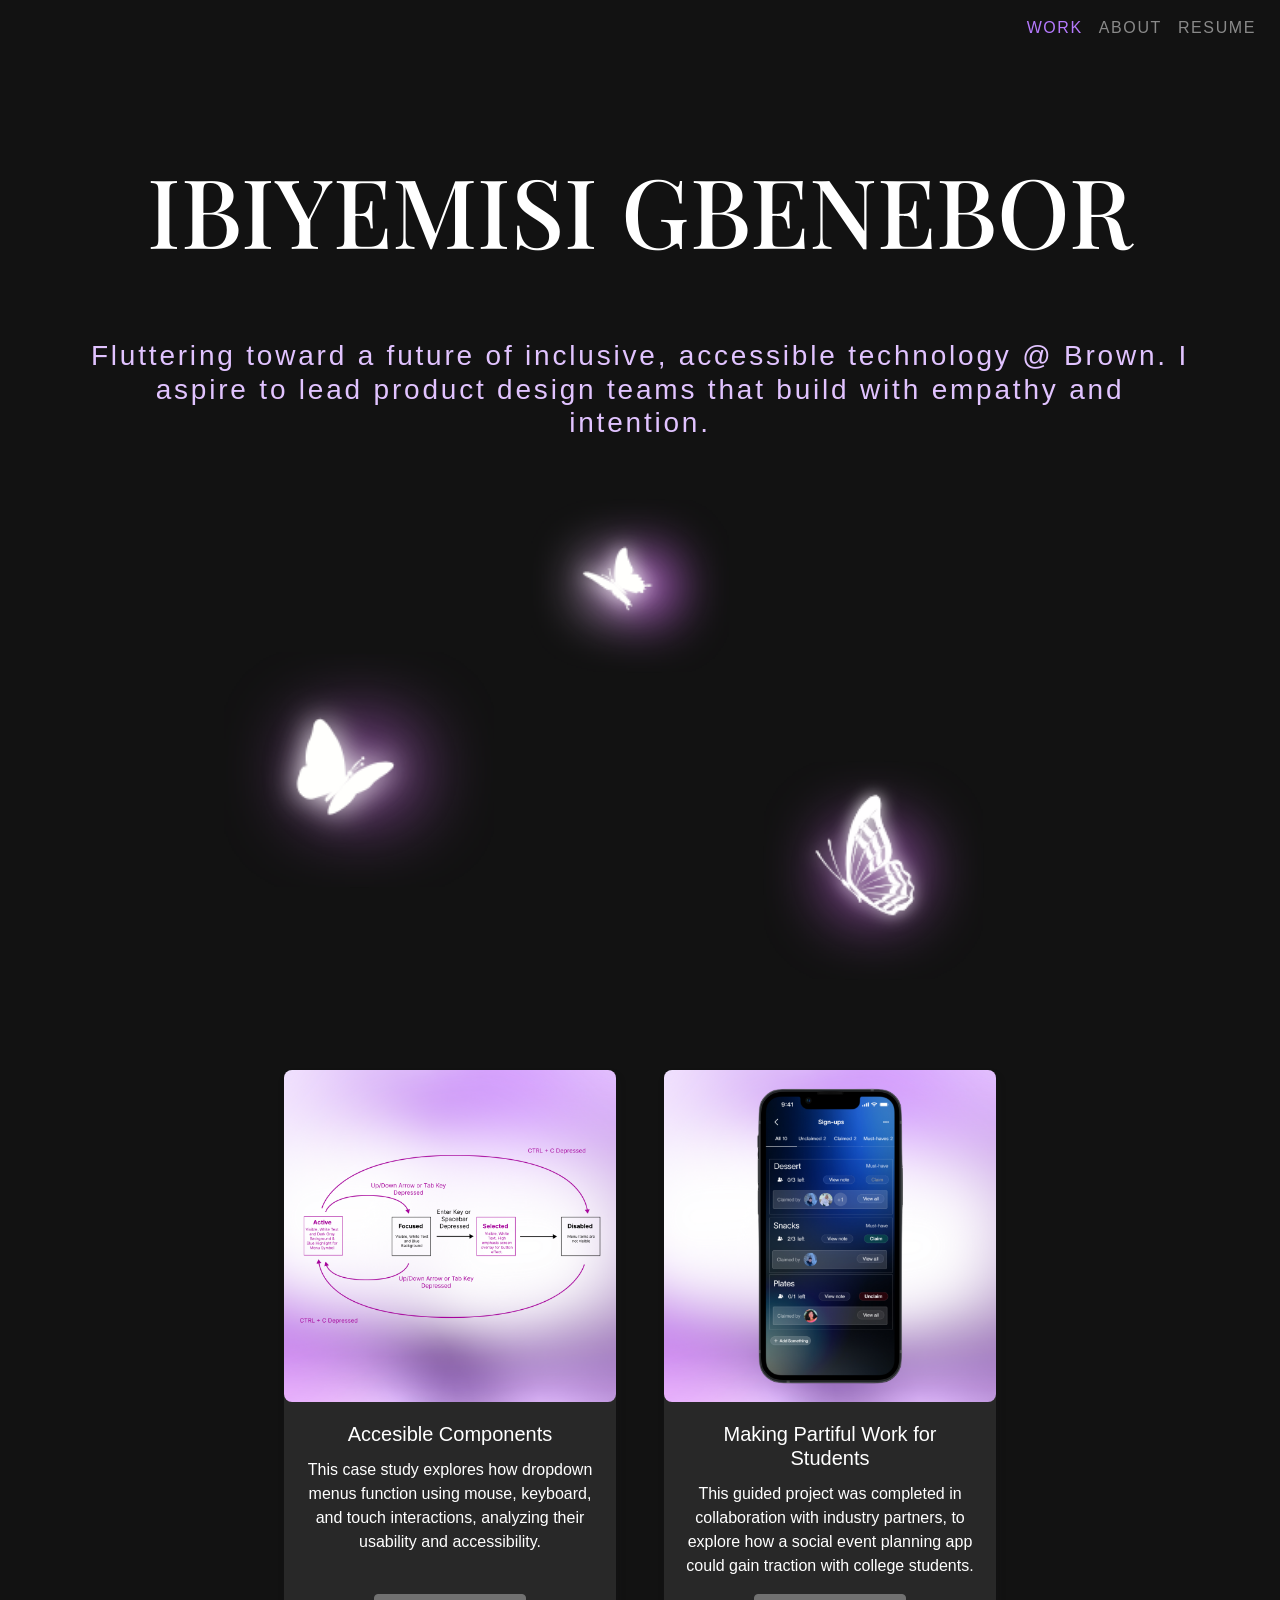
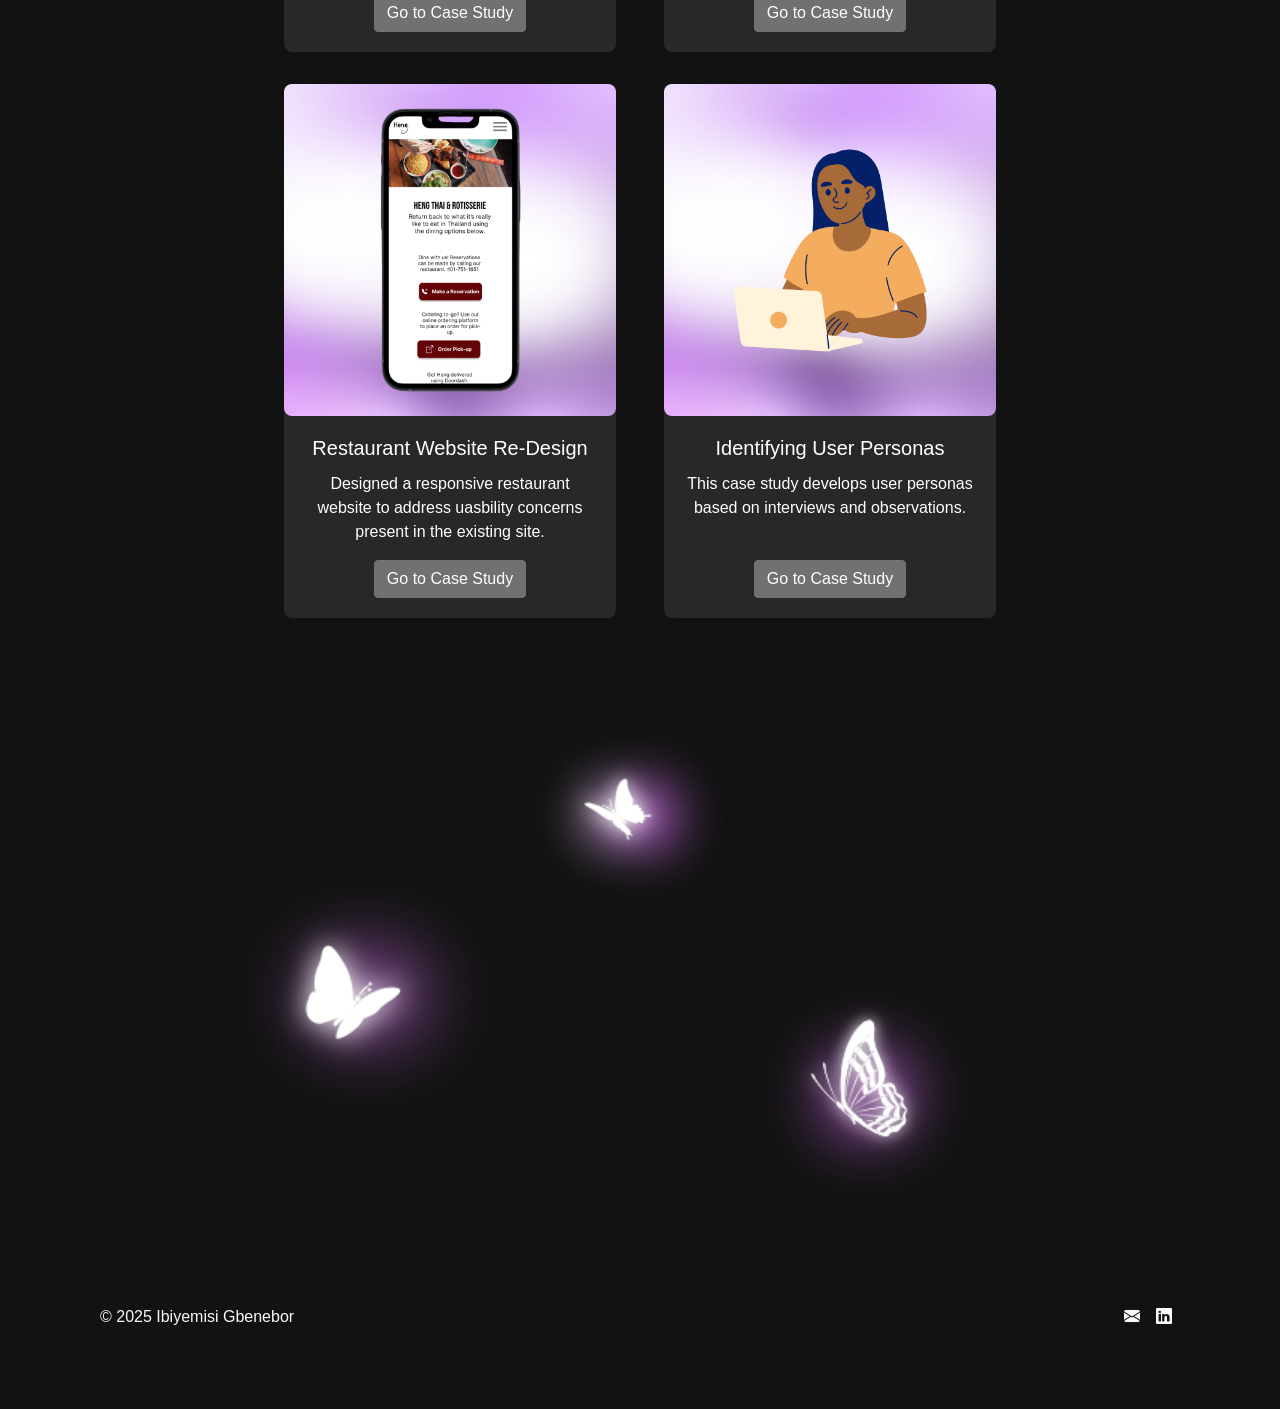
<file: index.html>
<!DOCTYPE html>
<html lang="en">

<head>
  <!-- Required meta tags -->
  <meta charset="utf-8" />
  <meta name="viewport" content="width=device-width, initial-scale=1, shrink-to-fit=no" />

  <!-- Bootstrap CSS -->
  <link rel="stylesheet" href="https://cdn.jsdelivr.net/npm/bootstrap@4.3.1/dist/css/bootstrap.min.css"
    integrity="sha384-ggOyR0iXCbMQv3Xipma34MD+dH/1fQ784/j6cY/iJTQUOhcWr7x9JvoRxT2MZw1T" crossorigin="anonymous" />
  <link rel="stylesheet" href="https://cdn.jsdelivr.net/npm/bootstrap-icons@1.11.3/font/bootstrap-icons.min.css" />

  <!-- Custom CSS-->
  <link rel="stylesheet" href="./css/home.css" />
  <link rel="icon" type="image/png" href="./images/personal-logos/portfolio-favicon.png"/>
  <title>Ibiyemisi Gbenebor</title>
</head>

<body class="dark-content">
  <!-- Navbar START -->
  <nav class="navbar navbar-expand-lg navbar-dark" style="background-color: #121212;">

    <button class="navbar-toggler" type="button" data-toggle="collapse" data-target="#navbarText" aria-controls="navbarText" aria-expanded="false" aria-label="Toggle navigation">
      <span class="navbar-toggler-icon"></span>
    </button>

    <div class="collapse navbar-collapse align-items-end font-open-sans-light" id="navbarText">
      <ul class="navbar-nav ml-auto">
        <li class="nav-item">
          <a class="nav-link active" href="index.html#projects">WORK</a>
        </li>
        <li class="nav-item">
          <a class="nav-link" href="about-me.html">ABOUT</a>
        </li>
          <li class="nav-item">
            <a class="nav-link" href="./docs/resume.pdf" target="_blank">RESUME</a>
          </li>
      </ul>
    </div>
  </nav>
  <!-- Navbar END -->

  <div class="container">
    <div class="flex-column d-flex justify-content-center align-items-center pt-5">
      <h1 class="pt-5 pb-3 pv-5 text-center hero-text">IBIYEMISI GBENEBOR</h1>
      <h3 class="pt-3 pv-5 text-glow text-center pt-5 font-open-sans-light">Fluttering toward a future of inclusive, accessible technology @ Brown. I aspire to lead product design teams that build with empathy and intention.</h3>
        <img class= "img-fluid hero-img mx-auto d-block" src="./images/personal-logos/butterfly-small.png" alt="glowing butterfly background" />
    </div>
  </div>


  <!-- Card Grid -->
  <div class="container pt-5 " id="projects">
    <div class="row d-felx d-flex justify-content-center" >

      <div class="col-md-4 text-center p-3">
        <div class="cards-wrapper h-100">
          <div class="card h-100 d-flex flex-column">
            <div class="card-img-top-wrapper">
              <img src="./images/personal-logos/accessible-card.png" class="card-img-top" alt="accessible case study">
            </div>
            <div class="card-body flex-grow-1 d-flex flex-column font-open-sans">
              <h5 class="card-title">Accesible Components</h5>
              <p class="card-text">This case study explores how dropdown menus function using mouse,
                keyboard, and touch interactions, analyzing their usability and accessibility.</p>
                <div class="mt-auto">
              <a href="./accessible-case-study.html" class="btn btn-primary">Go to Case Study</a>
              </div>
            </div>
          </div>
        </div>
      </div>

      <div class="col-md-4 text-center p-3">
        <div class="cards-wrapper h-100">
        <div class="card h-100 d-flex flex-column">
          <div class="card-img-top-wrapper">
            <img src="./images/personal-logos/iterative-card.png" class="card-img-top" alt="iterative case study">
          </div>
          <div class="card-body flex-grow-1 d-flex flex-column font-open-sans">
            <h5 class="card-title">Making Partiful Work for Students</h5>
            <p class="card-text">This guided project was completed in collaboration with industry partners,
              to explore how a social event planning app could gain traction with college students.

            </p>
            <div class="mt-auto">
            <a href="./iterative-case-study.html" class="btn btn-primary">Go to Case Study</a>
            </div>
          </div>
        </div>
      </div>
    </div>
    </div>

    <div class="row d-felx d-flex justify-content-center">

      <div class="col-md-4 text-center p-3">
        <div class="cards-wrapper h-100">
          <div class="card h-100 d-flex flex-column">
            <div class="card-img-top-wrapper">
              <img src="./images/personal-logos/responsive-card.png" class="card-img-top"
                alt="phone">
            </div>
            <div class="card-body flex-grow-1 d-flex flex-column font-open-sans">
              <h5 class="card-title">Restaurant Website Re-Design</h5>
              <p class="card-text">Designed a responsive restaurant website to address uasbility concerns present in the existing site.</p>
              <div class="mt-auto">
              <a href="./responsive-case-study.html" class="btn btn-primary">Go to Case Study</a>
              </div>
            </div>
          </div>
        </div>
      </div>

      <div class="col-md-4 text-center p-3">
        <div class="cards-wrapper h-100">
          <div class="card h-100 d-flex flex-column">
            <div class="card-img-top-wrapper">
              <img src="./images/personal-logos/card-gradient.png" class="card-img-top" alt="alds semester log project">
            </div>
            <div class="card-body flex-grow-1 d-flex flex-column font-open-sans">
              <h5 class="card-title">Identifying User Personas</h5>
              <p class="card-text">This case study develops user personas based on interviews and observations.</p>
              <div class="mt-auto">
              <a href="./personas.html" class="btn btn-primary">Go to Case Study</a>
            </div>
            </div>
          </div>
          </div>
        </div>
      </div>

      <!-- More butterflies -->
      <div 
      class="container"
      >
      <div class="flex-column d-flex justify-content-center align-items-center pt-5">
        <img class= "img-fluid hero-img mx-auto d-block" src="./images/personal-logos/butterfly-small.png" alt="glowing butterfly background" />
      </div>
    </div>
      <!-- Footer Start -->
      <footer class="d-flex flex-wrap justify-content-between align-items-center py-5 my-4 dark-content">
        <p class="col-sm-4 mb-0 text-light">© 2025 Ibiyemisi Gbenebor</p>
    
        <ul class="nav col-sm-4 footer-icons">
          <li class="nav-item">
            <a href="mailto:ibiyemisi_gbenebor@brown.edu" class="nav-link px-2 text-light">
              <i class="bi bi-envelope-fill me-2"></i>
            </a>
          </li>
          <li class="nav-item">
            <a href="https://www.linkedin.com/in/ibiyemisi" class="nav-link px-2 text-light" target="_blank">
              <i class="bi bi-linkedin me-2"></i>
            </a>
          </li>
        </ul>
      </footer>

    <!-- Optional JavaScript -->
    <!-- jQuery first, then Popper.js, then Bootstrap JS -->
    <script src="https://cdn.jsdelivr.net/npm/bootstrap@5.3.3/dist/js/bootstrap.bundle.min.js"></script>
    <script src="https://code.jquery.com/jquery-3.3.1.slim.min.js" integrity="sha384-q8i/X+965DzO0rT7abK41JStQIAqVgRVzpbzo5smXKp4YfRvH+8abtTE1Pi6jizo" crossorigin="anonymous"></script>
    <script src="https://cdn.jsdelivr.net/npm/popper.js@1.14.7/dist/umd/popper.min.js" integrity="sha384-UO2eT0CpHqdSJQ6hJty5KVphtPhzWj9WO1clHTMGa3JDZwrnQq4sF86dIHNDz0W1" crossorigin="anonymous"></script>
    <script src="https://cdn.jsdelivr.net/npm/bootstrap@4.3.1/dist/js/bootstrap.min.js" integrity="sha384-JjSmVgyd0p3pXB1rRibZUAYoIIy6OrQ6VrjIEaFf/nJGzIxFDsf4x0xIM+B07jRM" crossorigin="anonymous"></script>
</body>

</html>
</file>
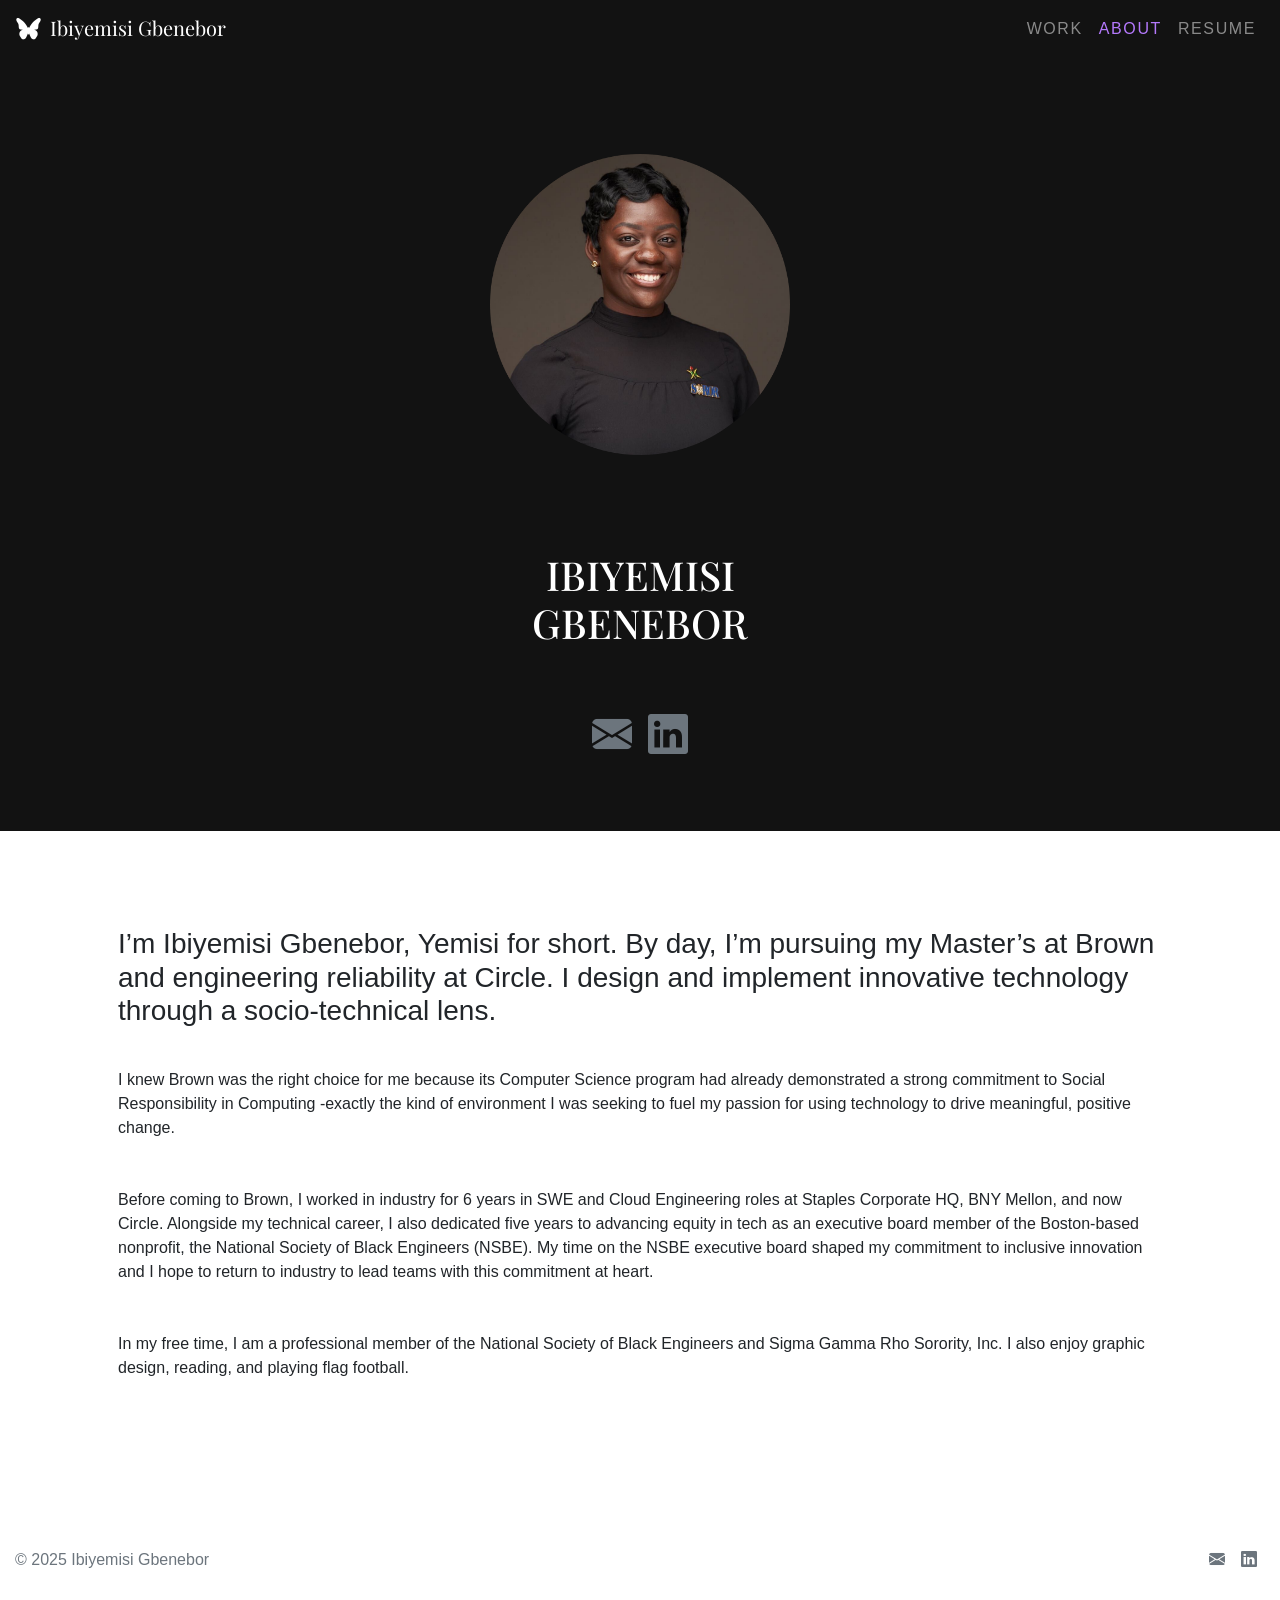
<file: about-me.html>
<!DOCTYPE html>
<html lang="en">

<head>
  <!-- Required meta tags -->
  <meta charset="utf-8" />
  <meta name="viewport" content="width=device-width, initial-scale=1, shrink-to-fit=no" />

  <!-- Bootstrap CSS -->
  <link rel="stylesheet" href="https://cdn.jsdelivr.net/npm/bootstrap@4.3.1/dist/css/bootstrap.min.css"
    integrity="sha384-ggOyR0iXCbMQv3Xipma34MD+dH/1fQ784/j6cY/iJTQUOhcWr7x9JvoRxT2MZw1T" crossorigin="anonymous" />
  <link rel="stylesheet" href="https://cdn.jsdelivr.net/npm/bootstrap-icons@1.11.3/font/bootstrap-icons.min.css" />

  <!-- Custom CSS-->
  <link rel="stylesheet" href="./css/case-study.css" />
  <link rel="icon" type="image/png" href="./images/personal-logos/portfolio-favicon.png"/>
  <title>Ibiyemisi Gbenebor</title>
  <title>Ibiyemisi Gbenebor</title>
</head>

<body class="dark-content">
       <!-- Navbar START -->
       <nav class="navbar navbar-expand-lg navbar-dark" style="background-color: #121212;">
        <a class="navbar-brand font-playfair" href="./index.html">
          <img src="./images/personal-logos/portfolio-icon-white.png" width="25" height="25" class="d-inline-block align-middle mr-1 mb-1" alt="Butterlfy Logo.">
          Ibiyemisi Gbenebor
        </a>
        
        <button class="navbar-toggler" type="button" data-toggle="collapse" data-target="#navbarText" aria-controls="navbarText" aria-expanded="false" aria-label="Toggle navigation">
          <span class="navbar-toggler-icon"></span>
        </button>
        
        <div class="collapse navbar-collapse align-items-end font-open-sans-light" id="navbarText">
          <ul class="navbar-nav ml-auto">
            <li class="nav-item">
              <a class="nav-link" href="index.html#projects">WORK</a>
            </li>
            <li class="nav-item">
              <a class="nav-link active" href="about-me.html">ABOUT</a>
            </li>
              <li class="nav-item">
                <a class="nav-link" href="./docs/resume.pdf" target="_blank">RESUME</a>
              </li>
          </ul>
        </div>
      </nav>
      <!-- Navbar END -->

  
    <!-- About Me Start -->
    <div class="container-fluid dark-content pt-5 pb-3" style="background-color: #121212;"> 
        <div class="row d-flex justify-content-center">
          <div class="col-md-4 text-center">
            <img src="./images/personal-logos/headshot.png" class="img-fluid rounded p-5 headshot" alt="Headshot">
            <h1 class="py-5" style="color: white">IBIYEMISI GBENEBOR</h1>
            <ul class="nav d-flex footer-icons justify-content-center pb-5">
              <li class="nav-item">
                <a href="mailto:ibiyemisi_gbenebor@brown.edu" class="nav-link px-2 text-secondary">
                  <i class="bi bi-envelope-fill h1"></i>
                </a>
              </li>
              <li class="nav-item">
                <a href="https://www.linkedin.com/in/ibiyemisi" class="nav-link px-2 text-secondary" target="_blank">
                  <i class="bi bi-linkedin h1"></i>
                </a>
              </li>
            </ul>
          </div>
        </div>
      </div>
    <div>
    <!-- About Me Paragraph -->
    <div class="container p-5">
      <h3 class="pt-5 pb-3">I’m Ibiyemisi Gbenebor, Yemisi for short. By day, I’m pursuing my Master’s at Brown and engineering reliability at Circle. I design and implement innovative technology through a socio-technical lens.</h3>
      <p>I knew Brown was the right choice for me because its Computer Science program had already demonstrated a strong commitment to Social Responsibility in Computing -exactly the kind of environment I was seeking to fuel my passion for using technology to drive meaningful, positive change.</p>
        <p>
        Before coming to Brown, I worked in industry for 6 years in SWE and Cloud Engineering roles at Staples Corporate HQ, BNY Mellon, and now Circle. Alongside my technical career, I also dedicated five years to advancing equity in tech as an executive board member of the Boston-based nonprofit, the National Society of Black Engineers (NSBE). My time on the NSBE executive board shaped my commitment to inclusive innovation and I hope to return to industry to lead teams with this commitment at heart.</p>
        <p>
        In my free time, I am a professional member of the National Society of Black Engineers and Sigma Gamma Rho Sorority, Inc. I also enjoy graphic design, reading, and playing flag football. </p>
    </div>
        <!-- Footer Start -->
        <footer class="d-flex flex-wrap justify-content-between align-items-center py-5 my-4 dark-content">
          <p class="col-md-4 mb-0 text-secondary">© 2025 Ibiyemisi Gbenebor</p>
      
          <ul class="nav col-md-4 footer-icons">
            <li class="nav-item">
              <a href="mailto:ibiyemisi_gbenebor@brown.edu" class="nav-link px-2 text-secondary">
                <i class="bi bi-envelope-fill me-2"></i>
              </a>
            </li>
            <li class="nav-item">
              <a href="https://www.linkedin.com/in/ibiyemisi" class="nav-link px-2 text-secondary" target="_blank">
                <i class="bi bi-linkedin me-2"></i>
              </a>
            </li>
          </ul>
        </footer>
        <!-- Footer end -->
    
        <!-- Optional JavaScript -->
        <!-- jQuery first, then Popper.js, then Bootstrap JS -->
        <script src="https://cdn.jsdelivr.net/npm/bootstrap@5.3.3/dist/js/bootstrap.bundle.min.js"></script>
        <script src="https://code.jquery.com/jquery-3.3.1.slim.min.js" integrity="sha384-q8i/X+965DzO0rT7abK41JStQIAqVgRVzpbzo5smXKp4YfRvH+8abtTE1Pi6jizo" crossorigin="anonymous"></script>
        <script src="https://cdn.jsdelivr.net/npm/popper.js@1.14.7/dist/umd/popper.min.js" integrity="sha384-UO2eT0CpHqdSJQ6hJty5KVphtPhzWj9WO1clHTMGa3JDZwrnQq4sF86dIHNDz0W1" crossorigin="anonymous"></script>
        <script src="https://cdn.jsdelivr.net/npm/bootstrap@4.3.1/dist/js/bootstrap.min.js" integrity="sha384-JjSmVgyd0p3pXB1rRibZUAYoIIy6OrQ6VrjIEaFf/nJGzIxFDsf4x0xIM+B07jRM" crossorigin="anonymous"></script>

  </body>
</html>
</file>
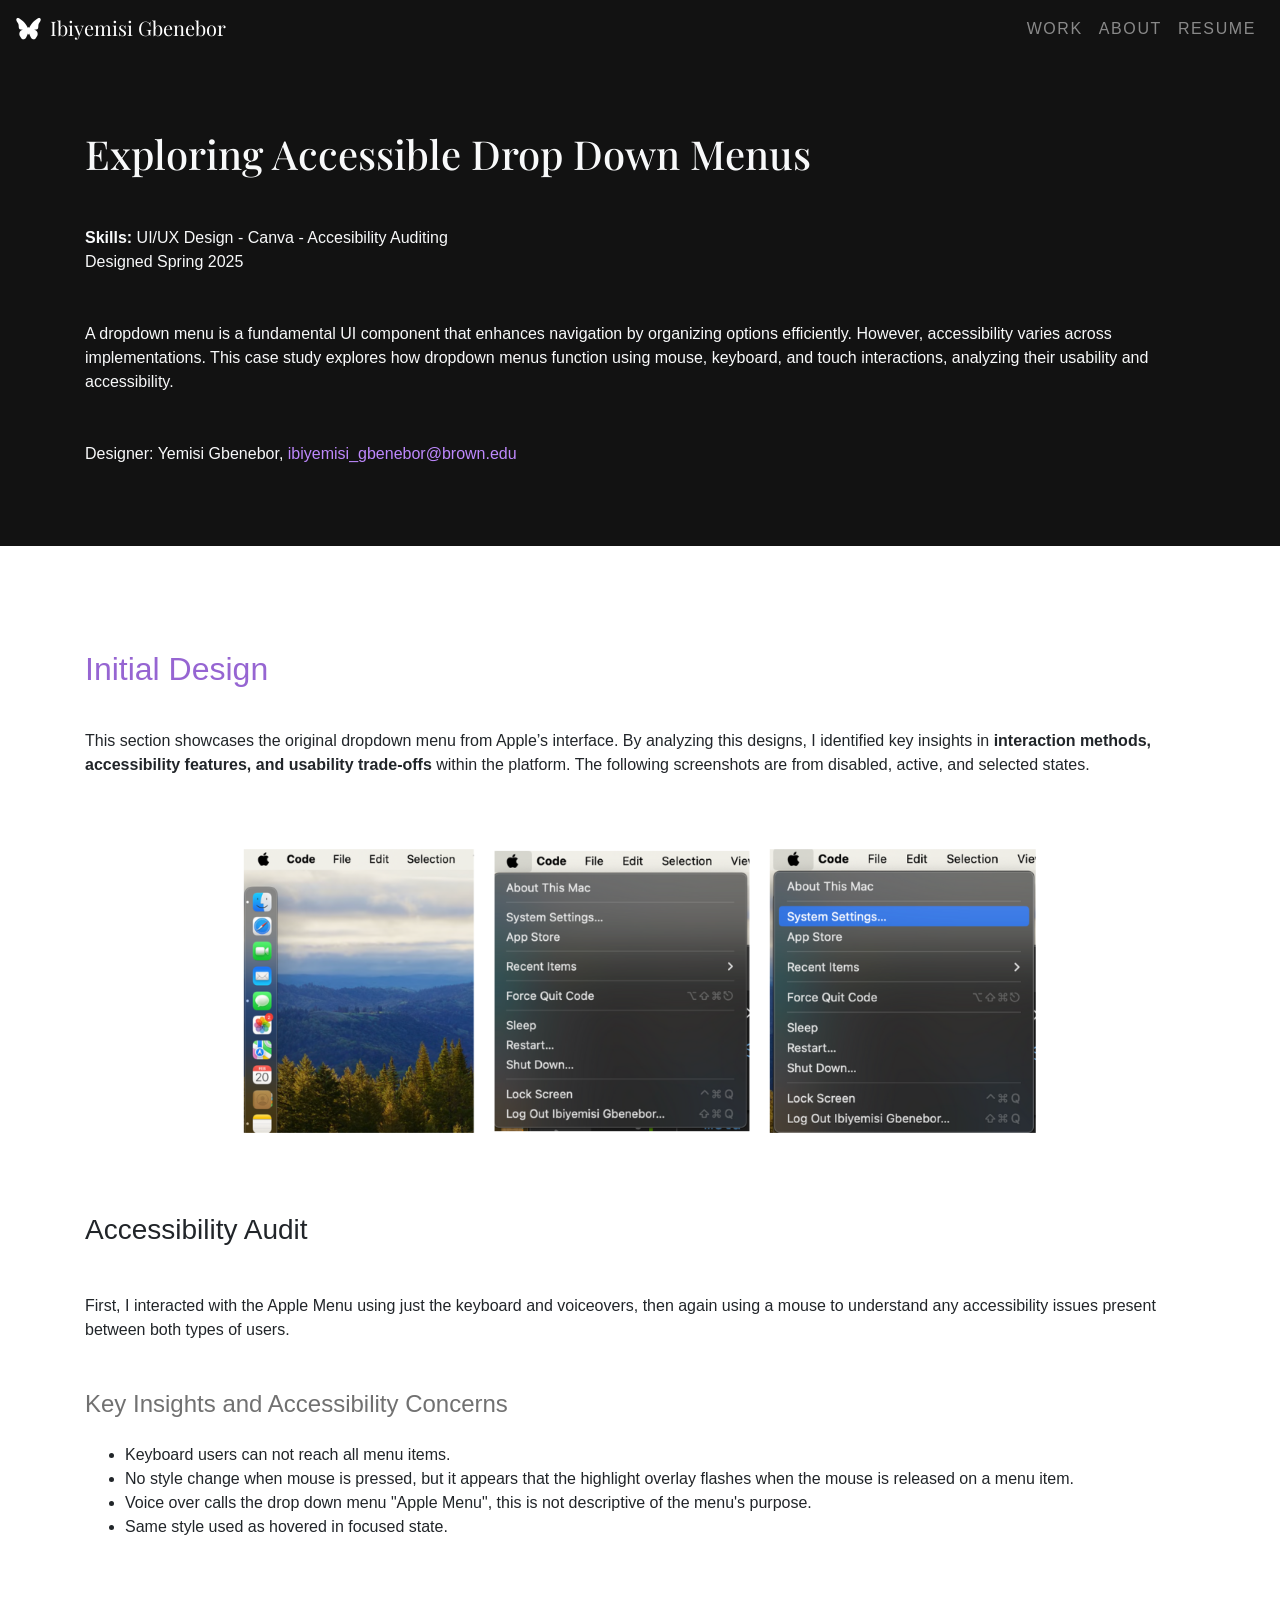
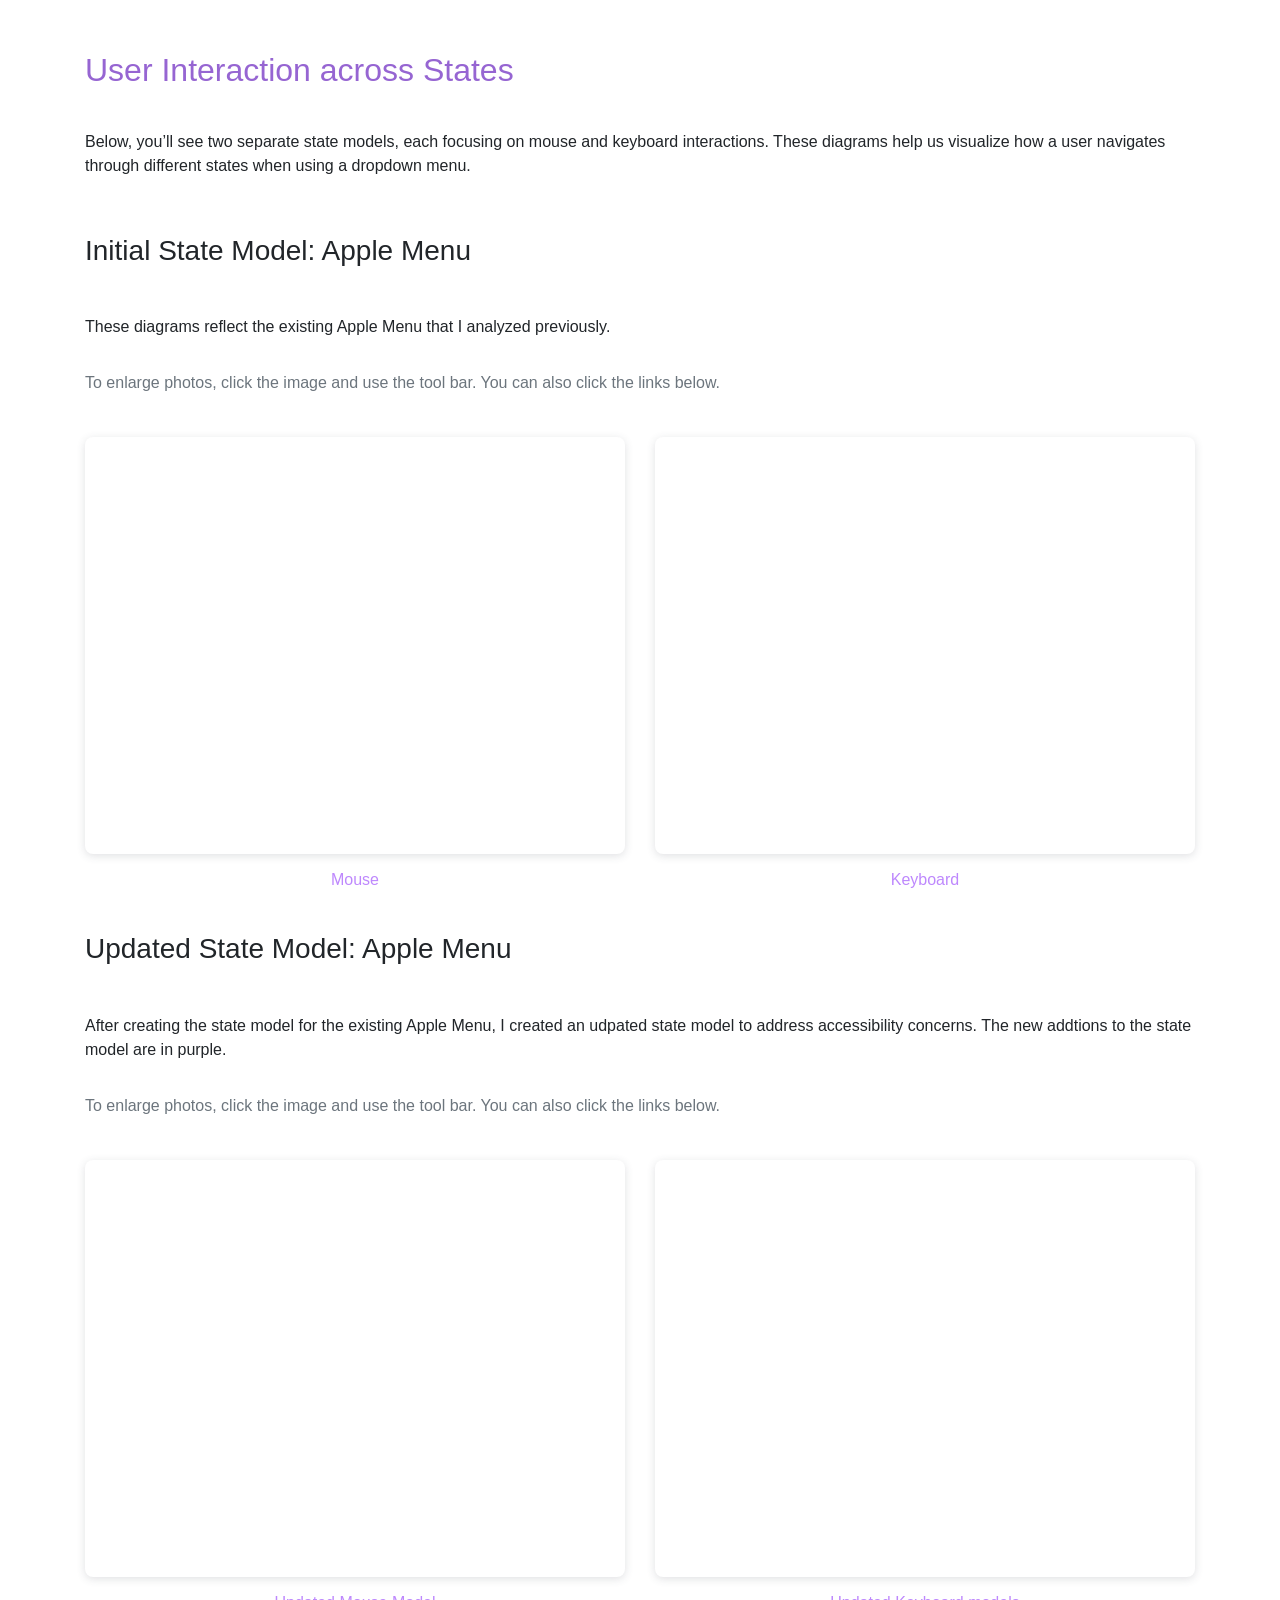
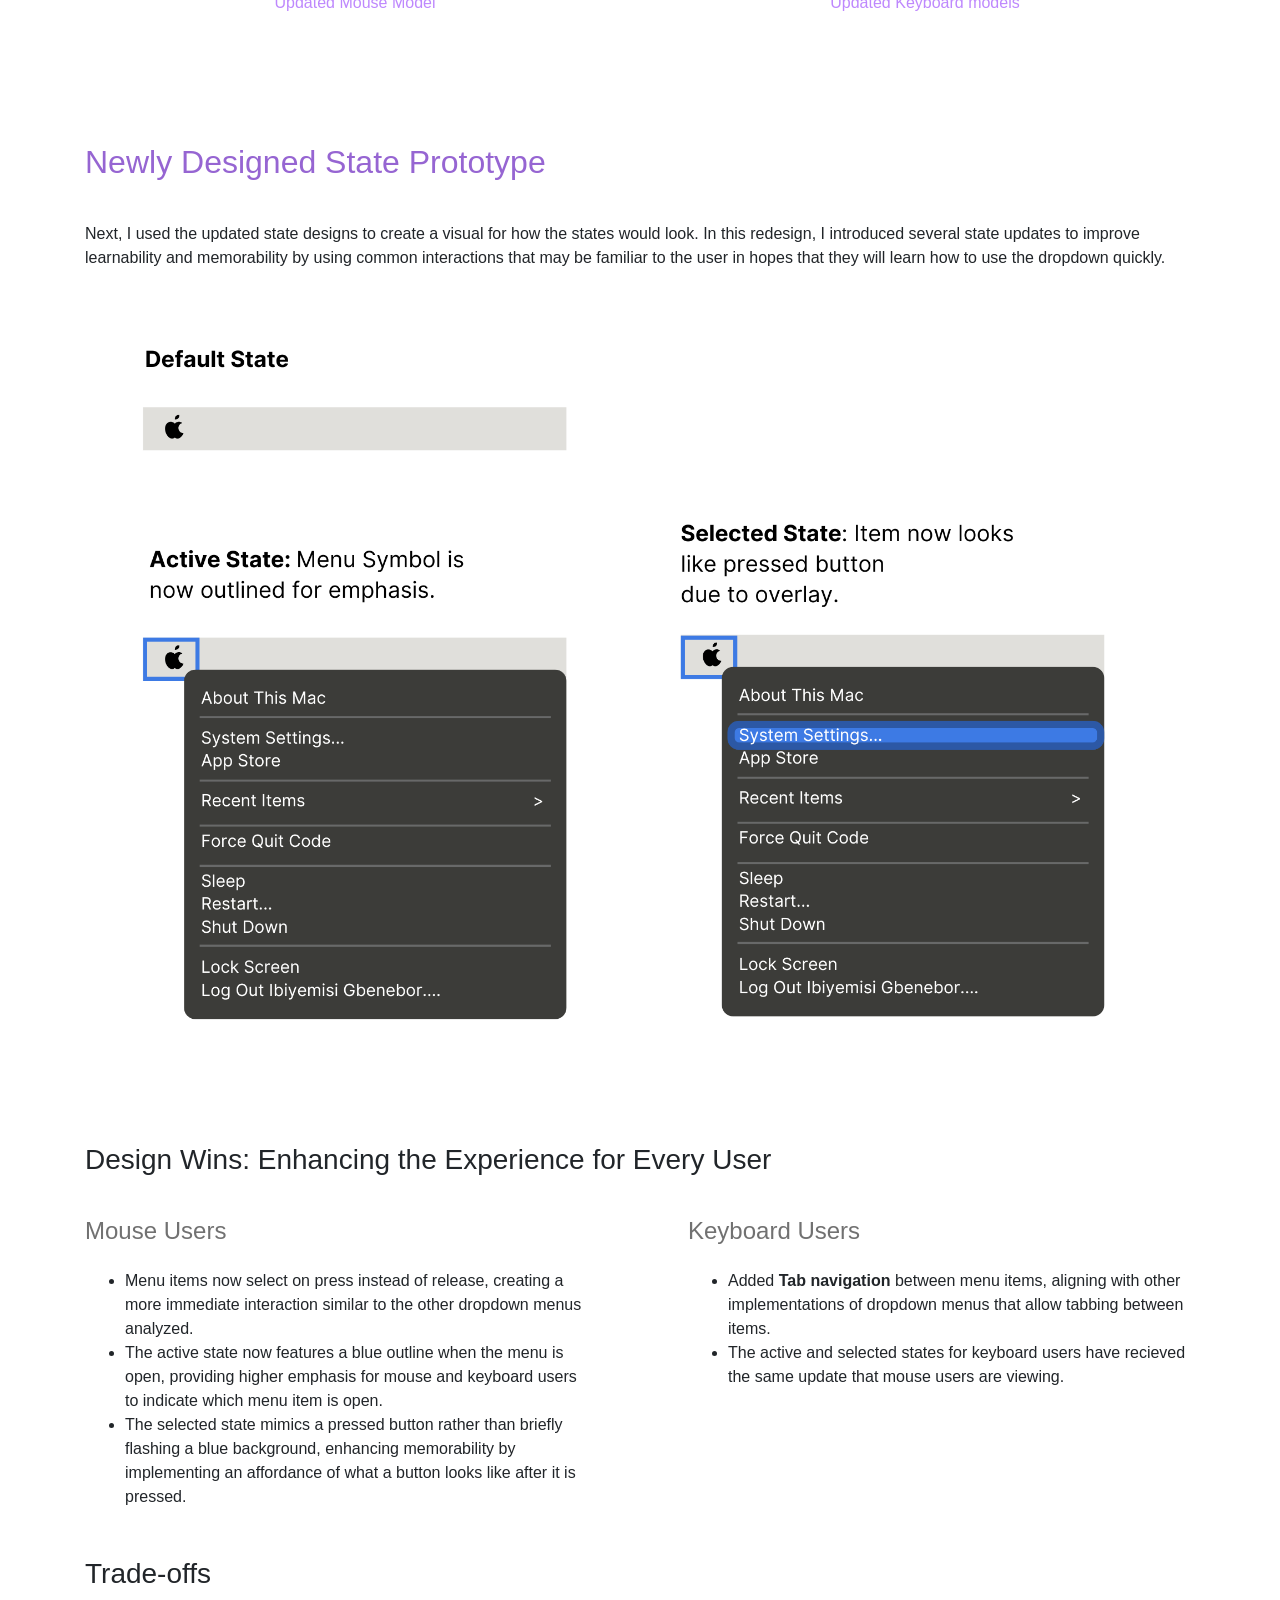
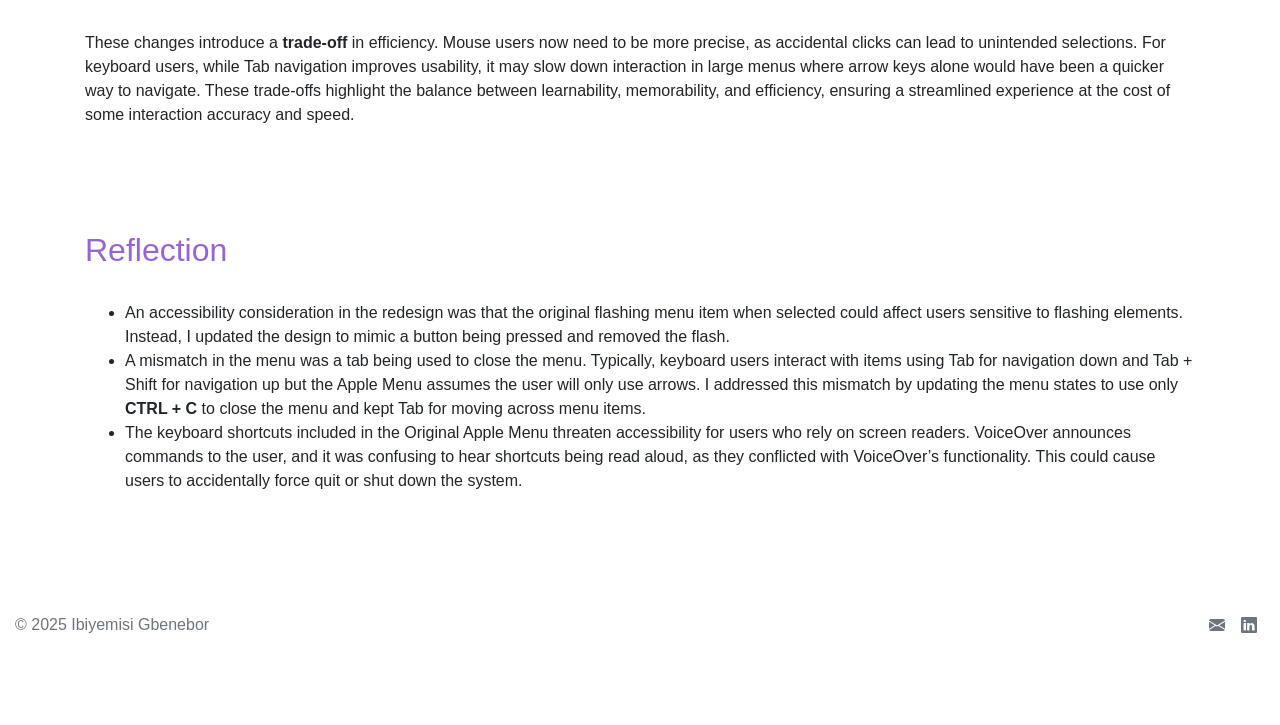
<file: accessible-case-study.html>
<html>

<head>
  <!-- Required meta tags -->
  <meta charset="utf-8" />
  <meta name="viewport" content="width=device-width, initial-scale=1, shrink-to-fit=no" />

  <!-- Bootstrap CSS -->
  <link rel="stylesheet" href="https://cdn.jsdelivr.net/npm/bootstrap@4.3.1/dist/css/bootstrap.min.css"
    integrity="sha384-ggOyR0iXCbMQv3Xipma34MD+dH/1fQ784/j6cY/iJTQUOhcWr7x9JvoRxT2MZw1T" crossorigin="anonymous" />
  <link rel="stylesheet" href="https://cdn.jsdelivr.net/npm/bootstrap-icons@1.11.3/font/bootstrap-icons.min.css" />

  <link rel="stylesheet" href="./css/case-study.css">
  <title>Ibiyemisi Gbenebor - Accessible Components</title>
  <link rel="icon" type="image/png" href="./images/personal-logos/portfolio-favicon.png" />
  <title>Ibiyemisi Gbenebor</title>
</head>

<body>
  <!-- Navbar START -->
  <nav class="navbar navbar-expand-lg navbar-dark" style="background-color: #121212;">
    <a class="navbar-brand font-playfair" href="./index.html">
      <img src="./images/personal-logos/portfolio-icon-white.png" width="25" height="25"
        class="d-inline-block align-middle mr-1 mb-1" alt="Butterlfy Logo.">
      Ibiyemisi Gbenebor
    </a>

    <button class="navbar-toggler" type="button" data-toggle="collapse" data-target="#navbarText"
      aria-controls="navbarText" aria-expanded="false" aria-label="Toggle navigation">
      <span class="navbar-toggler-icon"></span>
    </button>

    <div class="collapse navbar-collapse align-items-end font-open-sans-light" id="navbarText">
      <ul class="navbar-nav ml-auto">
        <li class="nav-item">
          <a class="nav-link" href="index.html#projects">WORK</a>
        </li>
        <li class="nav-item">
          <a class="nav-link" href="about-me.html">ABOUT</a>
        </li>
        <li class="nav-item">
          <a class="nav-link" href="./docs/resume.pdf" target="_blank">RESUME</a>
        </li>
      </ul>
    </div>
  </nav>
  <!-- Navbar END -->
  <!-- Problem Overview Start -->
  <div class="container-fluid" style="background-color: #121212;">
    <div class="container py-5 text-light">
      <h1 class="py-4">Exploring Accessible Drop Down Menus</h1>
      <p><strong>Skills:</strong> UI/UX Design - Canva - Accesibility Auditing<br>Designed Spring 2025</p>
      <div>
        <p>A dropdown menu is a fundamental UI component that enhances navigation by organizing options efficiently.
          However,
          accessibility varies across implementations. This case study explores how dropdown menus function using mouse,
          keyboard, and touch interactions, analyzing their usability and accessibility. </p>
        <p>
          Designer: Yemisi Gbenebor,
          <a href="mailto:ibiyemisi_gbenebor@brown.edu">ibiyemisi_gbenebor@brown.edu</a>
        </p>
      </div>
    </div>
  </div>

  <!-- Project Overview End -->
  <div class="container mt-4">
    <!-- Initial Design -->

    <div class="py-3"></div>
    <h2 class="h2-top">Initial Design</h2>
    <p>
      This section showcases the original dropdown menu
      from Apple’s interface</strong>.
      By analyzing this designs, I identified key insights in <strong>interaction methods, accessibility
        features, and
        usability trade-offs</strong> within the platform. The following screenshots are from disabled, active, and selected states.
    </p>
    <div class="container py-3 text-center">
      <img src="./images/accessible-case-study/apple-menu.png" class="img-fluid rounded py-3" alt="Apple System Menu"
        style="height: auto; width: 75%">
    </div>





    <div class="py-3" width="w-100">
      <h3 class="py-4">Accessibility Audit</h3>
      <p>First, I interacted with the Apple Menu using just the keyboard and voiceovers, then again using a mouse to
        understand any accessibility issues present between both types of users.</p>
      <h4>Key Insights and Accessibility Concerns</h4>
      <ul>
        <li>Keyboard users can not reach all menu items.</li>
        <li>No style change when mouse is pressed, but it appears that the highlight overlay flashes when the mouse is
          released on a menu item.</li>
        <li>Voice over calls the drop down menu "Apple Menu", this is not descriptive of the menu's purpose.</li>
        <li>Same style used as hovered in focused state.</li>
      </ul>
    </div>


    <div class="py-3"></div>

    <h2 class="pt-5 pb-3">User Interaction across States</h2>
    <p>Below, you’ll see two separate state models, each focusing on mouse and keyboard interactions. These diagrams
      help us visualize how a user navigates through different states when using a dropdown menu.
     </p>

    
    <h3 class="py-4">Initial State Model: Apple Menu</h3>
     <p> These diagrams reflect the existing Apple Menu that I analyzed previously.</p>
     <p class="text-secondary pt-0 pb-0">To enlarge photos, click the image and use the tool bar. You can also click the links below.</p>
     <div class="row text-center">
      <div class="col-md-6">
        <figure>
          <div style="position: relative; width: 100%; height: 0; padding-top: 77.2727%;
          padding-bottom: 0; box-shadow: 0 2px 8px 0 rgba(63,69,81,0.16); margin-top: 1.6em; margin-bottom: 0.9em; overflow: hidden;
          border-radius: 8px; will-change: transform;">
           <iframe loading="lazy" style="position: absolute; width: 100%; height: 100%; top: 0; left: 0; border: none; padding: 0;margin: 0;"
             src="https://www.canva.com/design/DAGftNNqwFs/yABEJee107cYRUS9ZcmxVg/view?embed" allowfullscreen="allowfullscreen" allow="fullscreen">
           </iframe>
         </div>
         <a href="https:&#x2F;&#x2F;www.canva.com&#x2F;design&#x2F;DAGftNNqwFs&#x2F;yABEJee107cYRUS9ZcmxVg&#x2F;view?utm_content=DAGftNNqwFs&amp;utm_campaign=designshare&amp;utm_medium=embeds&amp;utm_source=link" target="_blank" rel="noopener">Mouse</a>
        </figure>
      </div>
      <div class="col-md-6">
        <figure>
          <div style="position: relative; width: 100%; height: 0; padding-top: 77.2727%;
              padding-bottom: 0; box-shadow: 0 2px 8px 0 rgba(63,69,81,0.16); margin-top: 1.6em; margin-bottom: 0.9em; overflow: hidden;
              border-radius: 8px; will-change: transform;">
            <iframe loading="lazy"
              style="position: absolute; width: 100%; height: 100%; top: 0; left: 0; border: none; padding: 0;margin: 0;"
              src="https://www.canva.com/design/DAGmP3oSvtA/XuDbXBhJu_NTUNZ1qmpY5Q/view?embed"
              allowfullscreen="allowfullscreen" allow="fullscreen">
            </iframe>
          </div>
          <a href="https:&#x2F;&#x2F;www.canva.com&#x2F;design&#x2F;DAGmP3oSvtA&#x2F;XuDbXBhJu_NTUNZ1qmpY5Q&#x2F;view?utm_content=DAGmP3oSvtA&amp;utm_campaign=designshare&amp;utm_medium=embeds&amp;utm_source=link"
            target="_blank" rel="noopener">Keyboard</a>
        </figure>
      </div>
    </div>

    <h3 class="py-4">Updated State Model: Apple Menu</h3>
    <!-- <p>In this redesign, I introduced several state updates to improve learnability and memorability by using common interactions that may be familiar to the user in hopes that they will learn how to use the dropdown quickly. For mouse users, menu items now select on press instead of release, creating a more immediate interaction that is similar to the other drop down menus that I analyzed. The active state now features a blue outline when the menu is open, providing a higher emphasize for mouse users and keyboard users to know which menu bar item is open. Additionally, the selected state mimics a pressed button rather than briefly flashing a blue background, enhancing memorability by implementing an affordance of what a button looks like after it is pressed. For keyboard users, I added Tab navigation between menu items, aligning with the other drop down menus that allow the users to tab between item, to improve consistency and memorability across different systems.

          However, these changes introduce a trade-off in efficiency. Mouse users now need to be more precise, as accidental clicks can lead to unintended selections. For keyboard users, while Tab navigation improves usability, it may slow down interaction in large menus where arrow keys alone would have been a quicker way to navigate. These trade-offs highlight the balance between learnability, memorability, and efficiency, ensuring a streamlined experience at the cost of some interaction accuracy and speed.</p>
         -->
    <p class="py-3"> After creating the state model for the existing Apple Menu, I created an udpated state model to
      address accessibility concerns. The new addtions to the state model are in purple.
    </p>
    <p class="text-secondary pt-0 pb-0">To enlarge photos, click the image and use the tool bar. You can also click the links below.</p>
    <div class="row text-center">
      <div class="col-md-6">
        <figure>
          <div style="position: relative; width: 100%; height: 0; padding-top: 77.2727%;
 padding-bottom: 0; box-shadow: 0 2px 8px 0 rgba(63,69,81,0.16); margin-top: 1.6em; margin-bottom: 0.9em; overflow: hidden;
 border-radius: 8px; will-change: transform;">
  <iframe loading="lazy" style="position: absolute; width: 100%; height: 100%; top: 0; left: 0; border: none; padding: 0;margin: 0;"
    src="https://www.canva.com/design/DAGmP6E8F_Y/dP3AhBD9xjhucYEcOmvupQ/view?embed" allowfullscreen="allowfullscreen" allow="fullscreen">
  </iframe>
</div>
<a href="https:&#x2F;&#x2F;www.canva.com&#x2F;design&#x2F;DAGmP6E8F_Y&#x2F;dP3AhBD9xjhucYEcOmvupQ&#x2F;view?utm_content=DAGmP6E8F_Y&amp;utm_campaign=designshare&amp;utm_medium=embeds&amp;utm_source=link" target="_blank" rel="noopener">Updated Mouse Model</a>
        </figure>
      </div>
      <div class="col-md-6">
        <figure>
          <div style="position: relative; width: 100%; height: 0; padding-top: 77.2727%;
 padding-bottom: 0; box-shadow: 0 2px 8px 0 rgba(63,69,81,0.16); margin-top: 1.6em; margin-bottom: 0.9em; overflow: hidden;
 border-radius: 8px; will-change: transform;">
  <iframe loading="lazy" style="position: absolute; width: 100%; height: 100%; top: 0; left: 0; border: none; padding: 0;margin: 0;"
    src="https://www.canva.com/design/DAGmP-YWBsY/zWFn1Khdc0PpWlJbnn0xfg/view?embed" allowfullscreen="allowfullscreen" allow="fullscreen">
  </iframe>
</div>
<a href="https:&#x2F;&#x2F;www.canva.com&#x2F;design&#x2F;DAGmP-YWBsY&#x2F;zWFn1Khdc0PpWlJbnn0xfg&#x2F;view?utm_content=DAGmP-YWBsY&amp;utm_campaign=designshare&amp;utm_medium=embeds&amp;utm_source=link" target="_blank" rel="noopener">Updated Keyboard models</a>
        </figure>
      </div>
    </div>
    <div class="py-5"></div>
    <h2 class="py-3">Newly Designed State Prototype</h2>
    <p class="pb-0 pt-3">Next, I used the updated state designs to create a visual for how the states would look. In
      this redesign, I introduced several state updates to improve learnability and memorability by using common
      interactions that may be familiar to the user in hopes that they will learn how to use the dropdown quickly.
    </p>
    <div class="container-md">
      <img src="./images/accessible-case-study/new-deisgn.png" class="img-fluid" alt="New and Improved Design">



      <h3 class="pt-0">Design Wins: Enhancing the Experience for Every User</h3>
      <div class="row d-flex justify-content-left pb-3">
        <div class="col-md-6 pr-5">
          <h4>Mouse Users</h4>
          <ul>
            <li>Menu items now select on press instead of release, creating a more immediate interaction similar to
              the other dropdown menus analyzed.</li>
            <li>The active state now features a blue outline when the menu is open, providing higher emphasis for
              mouse and keyboard users to indicate which menu item is open.</li>
            <li>The selected state mimics a pressed button rather than briefly flashing a blue background, enhancing
              memorability by implementing an affordance of what a button looks like after it is pressed.</li>
          </ul>
        </div>
        <div class="col-md-6 pl-5">

          <h4>Keyboard Users</h4>
          <ul>
            <li>Added <strong>Tab navigation</strong> between menu items, aligning with other implementations of
              dropdown menus that allow tabbing between items.</li>
            <li>The active and selected states for keyboard users have recieved the same update that mouse users are
              viewing.</li>
          </ul>
        </div>
      </div>


      <h3 class="py-3">Trade-offs</h3>
      <p>
        These changes introduce a <strong>trade-off</strong> in efficiency. Mouse users now need to be more precise,
        as accidental clicks can lead to unintended selections. For keyboard users, while Tab navigation improves
        usability, it may slow down interaction in large menus where arrow keys alone would have been a quicker way to
        navigate. These trade-offs highlight the balance between learnability, memorability, and efficiency, ensuring
        a streamlined experience at the cost of some interaction accuracy and speed.
      </p>


      </figure>
    </div>


  </div>


  <div class="py-3"></div>
  <div class="container py-3 padding-bottom">
    <h2 class="py-4">Reflection</h2>
    <ul>
      <li>An accessibility consideration in the redesign was that the original flashing menu item when selected could
        affect users sensitive to flashing elements. Instead, I updated the design to mimic a button being pressed and
        removed the flash.</li>

      <li>A mismatch in the menu was a tab being used to close the menu. Typically, keyboard users interact with items
        using Tab for navigation down and Tab + Shift for navigation up but the Apple Menu assumes the user will only
        use arrows. I addressed this mismatch by updating the menu states to use only <strong>CTRL + C</strong> to
        close the menu and kept Tab for moving across menu items.</li>


      <li>The keyboard shortcuts included in the Original Apple Menu threaten accessibility for users who rely on
        screen readers. VoiceOver announces commands to the user, and it was confusing to hear shortcuts being read
        aloud, as they conflicted with VoiceOver’s functionality. This could cause users to accidentally force quit or
        shut down the system.</li>
    </ul>

  </div>

  <!-- Footer Start -->
  <footer class="d-flex flex-wrap justify-content-between align-items-center py-5 my-4 dark-content">
    <p class="col-sm-4 mb-0 text-secondary">© 2025 Ibiyemisi Gbenebor</p>

    <ul class="nav col-sm-4 footer-icons">
      <li class="nav-item">
        <a href="mailto:ibiyemisi_gbenebor@brown.edu" class="nav-link px-2 text-secondary">
          <i class="bi bi-envelope-fill me-2"></i>
        </a>
      </li>
      <li class="nav-item">
        <a href="https://www.linkedin.com/in/ibiyemisi" class="nav-link px-2 text-secondary" target="_blank">
          <i class="bi bi-linkedin me-2"></i>
        </a>
      </li>
    </ul>
  </footer>

  <!-- Optional JavaScript -->
  <!-- jQuery first, then Popper.js, then Bootstrap JS -->
  <script src="https://cdn.jsdelivr.net/npm/bootstrap@5.3.3/dist/js/bootstrap.bundle.min.js"></script>
  <script src="https://code.jquery.com/jquery-3.3.1.slim.min.js"
    integrity="sha384-q8i/X+965DzO0rT7abK41JStQIAqVgRVzpbzo5smXKp4YfRvH+8abtTE1Pi6jizo"
    crossorigin="anonymous"></script>
  <script src="https://cdn.jsdelivr.net/npm/popper.js@1.14.7/dist/umd/popper.min.js"
    integrity="sha384-UO2eT0CpHqdSJQ6hJty5KVphtPhzWj9WO1clHTMGa3JDZwrnQq4sF86dIHNDz0W1"
    crossorigin="anonymous"></script>
  <script src="https://cdn.jsdelivr.net/npm/bootstrap@4.3.1/dist/js/bootstrap.min.js"
    integrity="sha384-JjSmVgyd0p3pXB1rRibZUAYoIIy6OrQ6VrjIEaFf/nJGzIxFDsf4x0xIM+B07jRM"
    crossorigin="anonymous"></script>

</body>

</html>
</file>
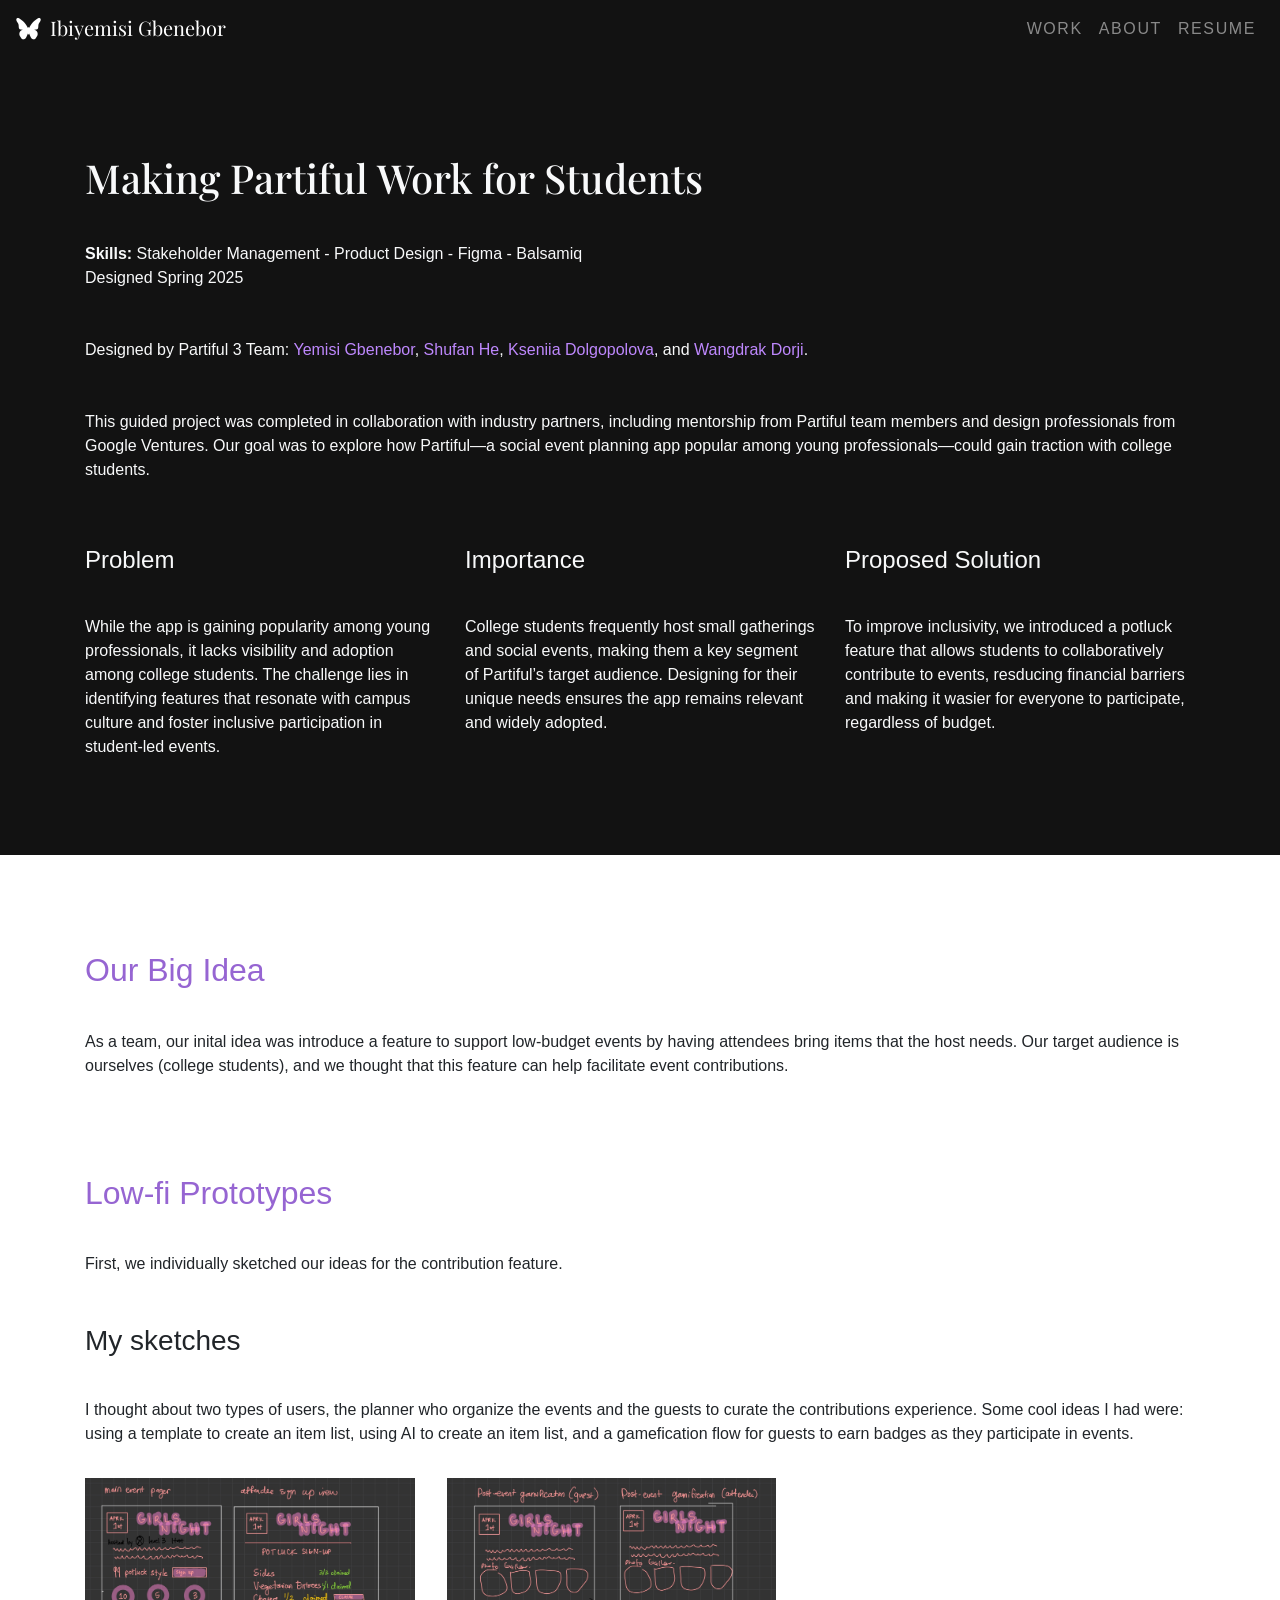
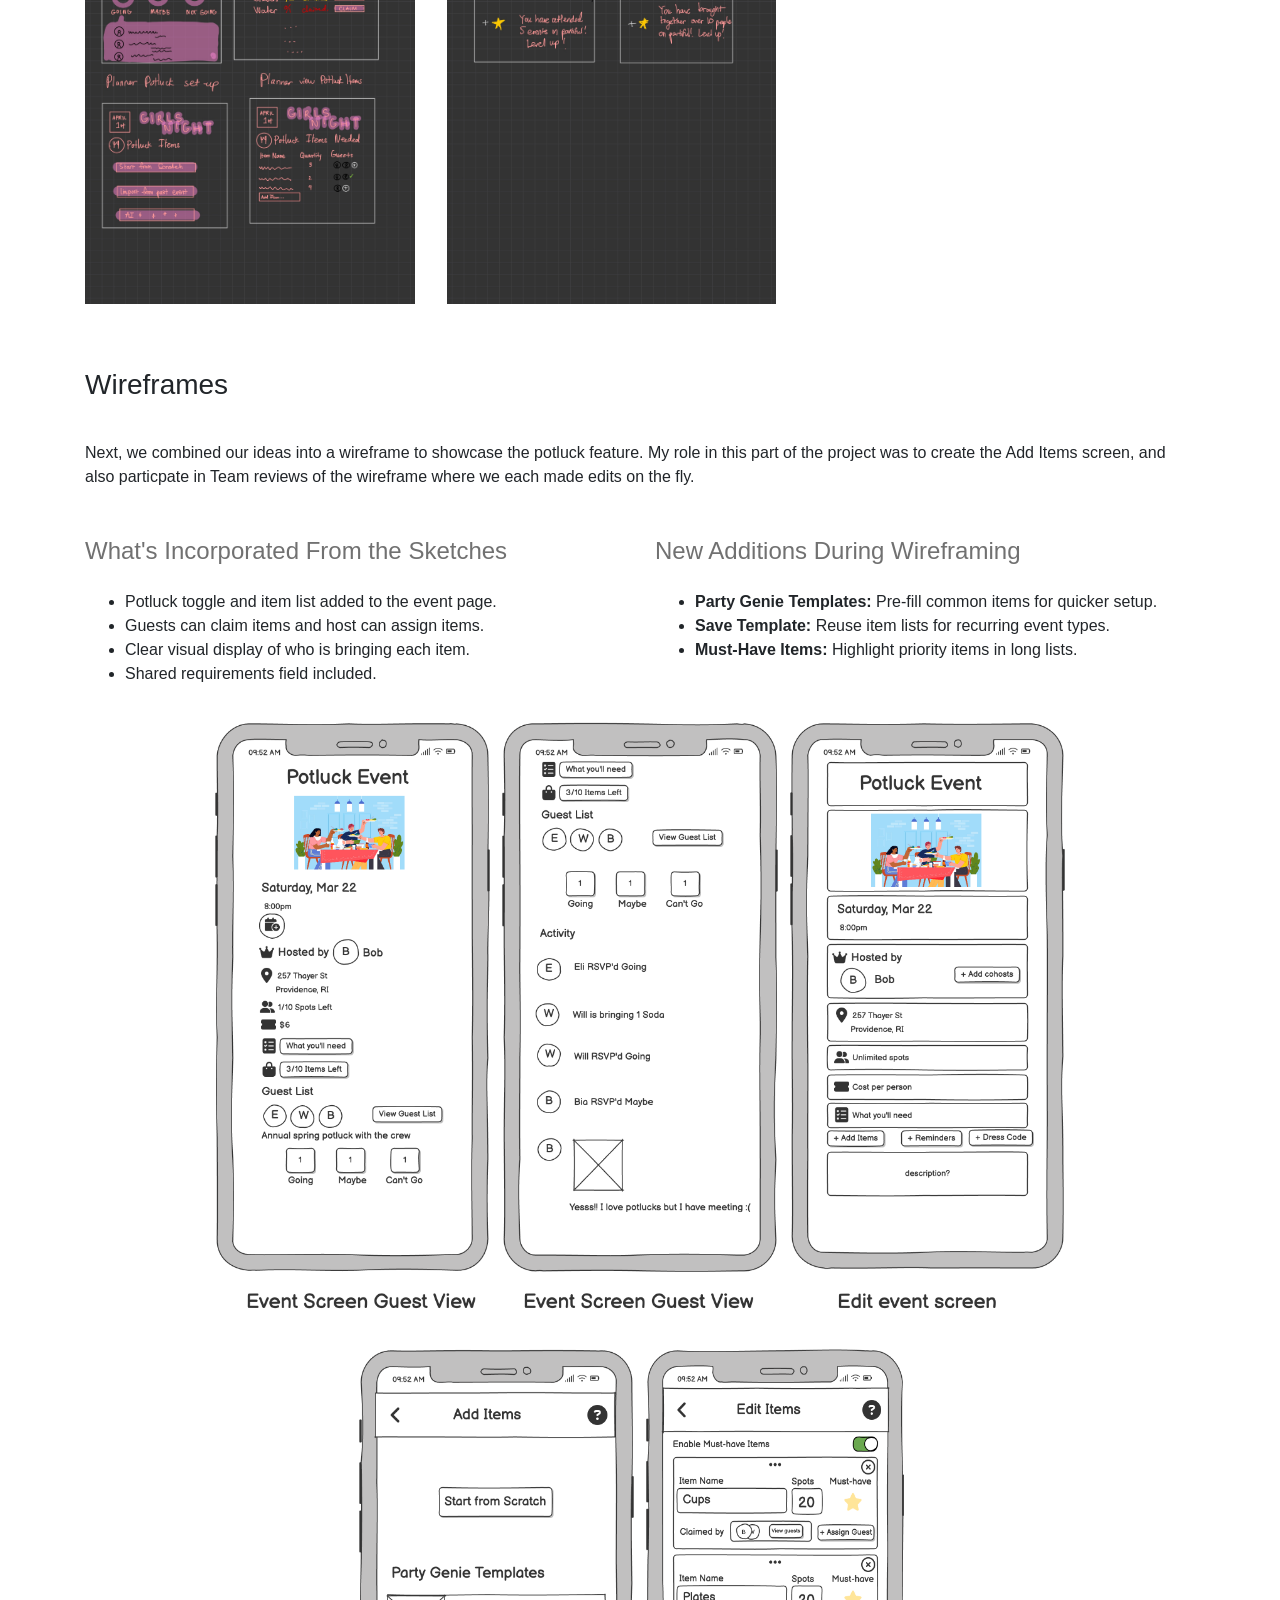
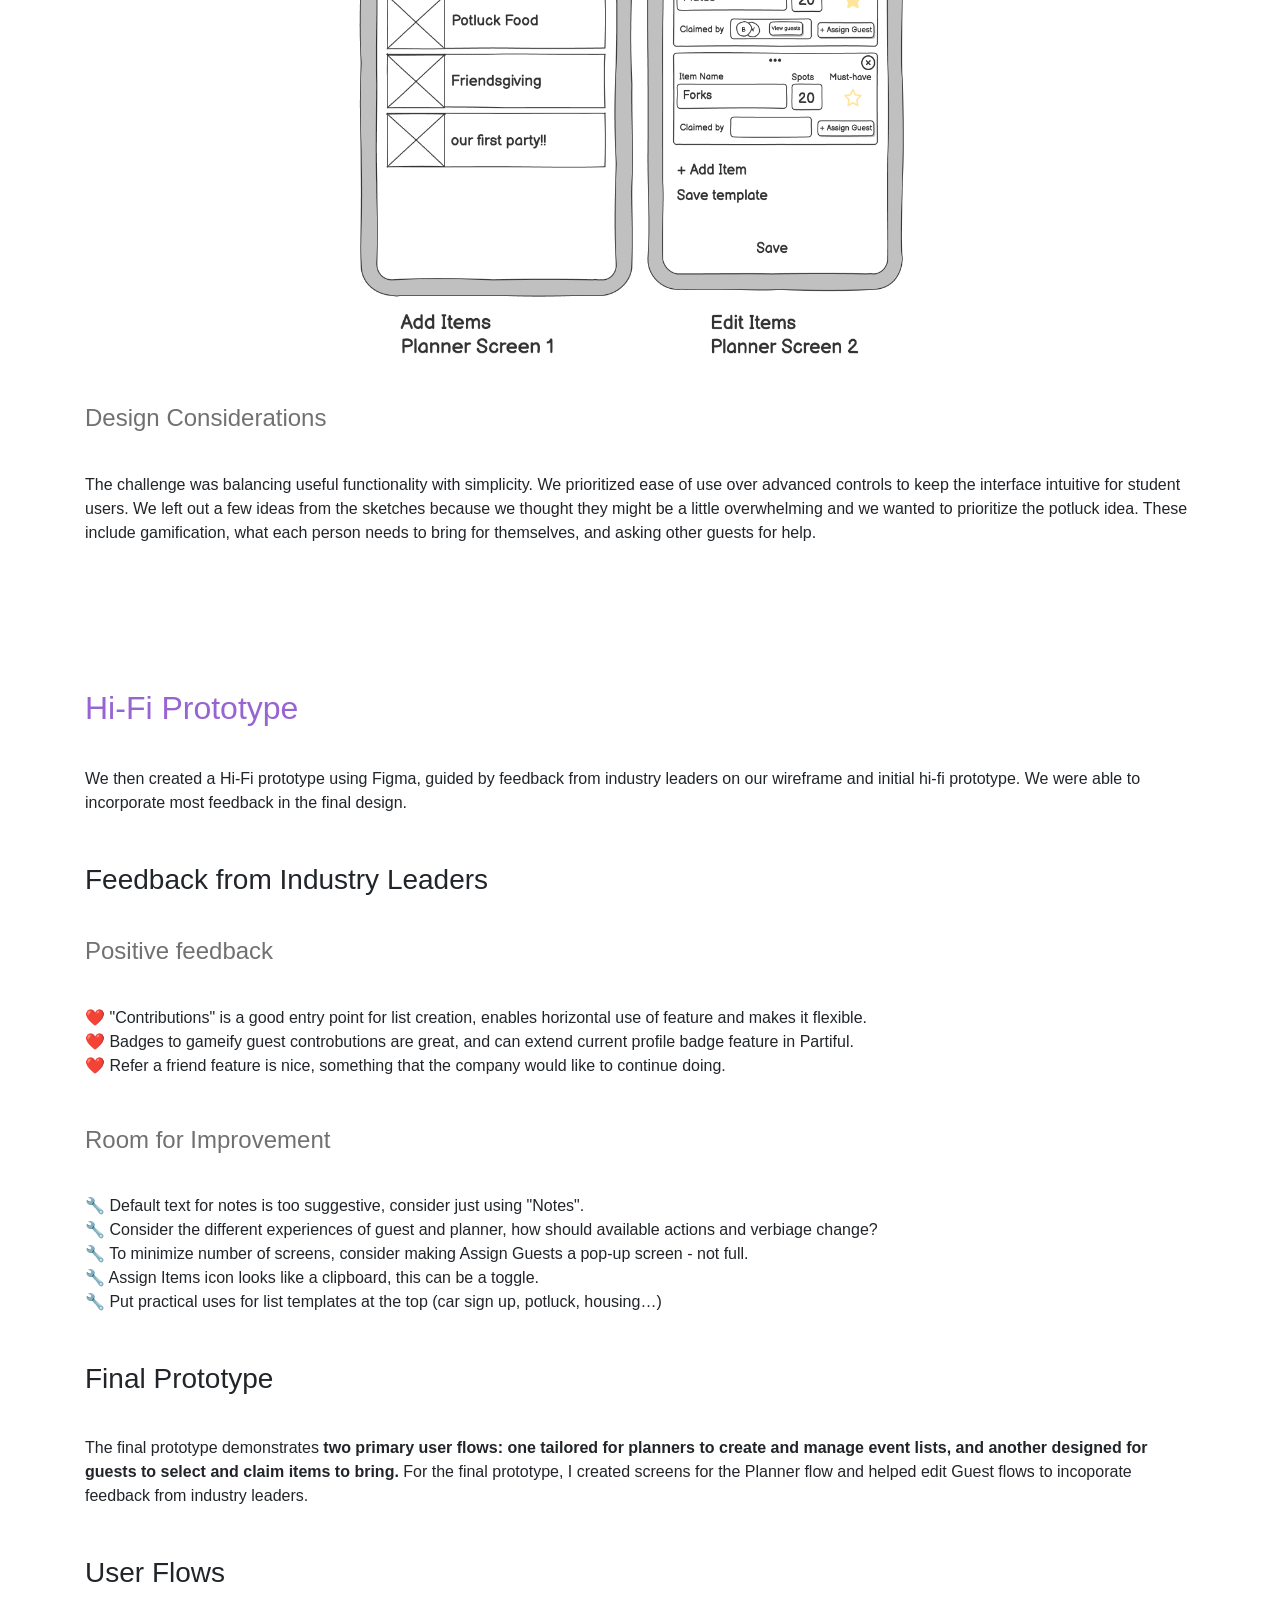
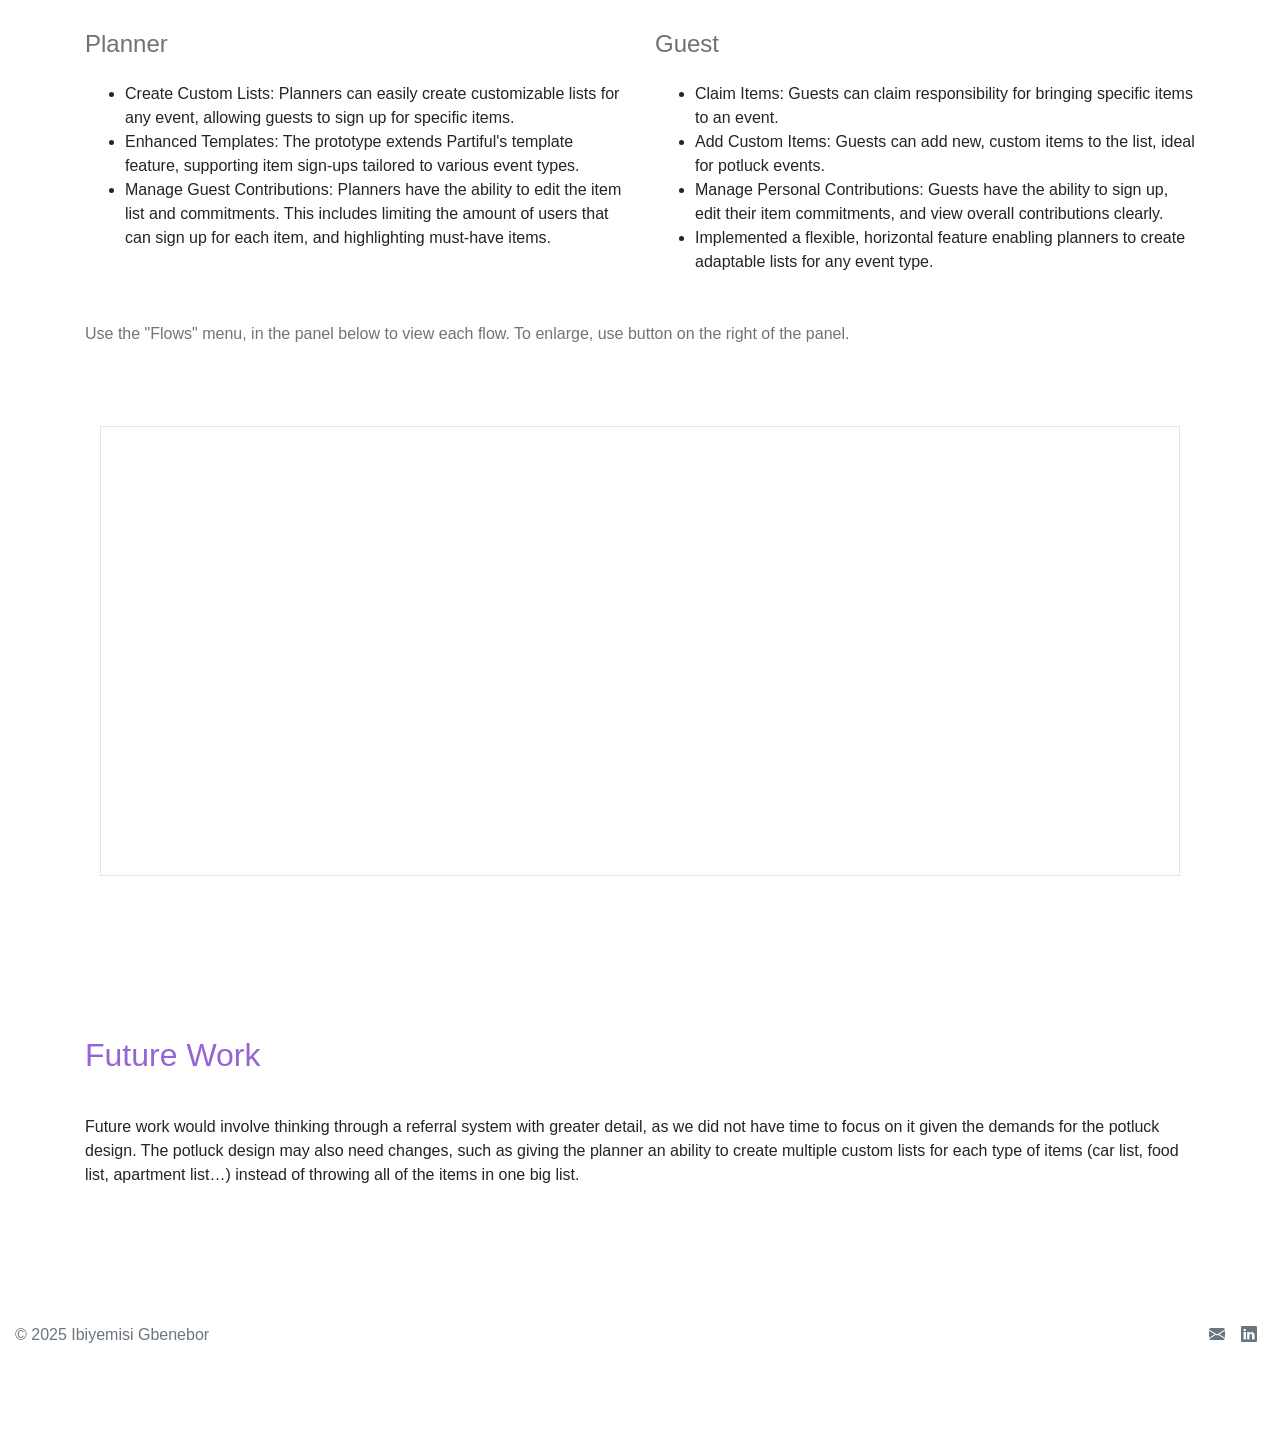
<file: iterative-case-study.html>
<!DOCTYPE html>
<html lang="en">

<head>
  <!-- Required meta tags -->
  <meta charset="utf-8" />
  <meta name="viewport" content="width=device-width, initial-scale=1, shrink-to-fit=no" />

  <!-- Bootstrap CSS -->
  <link rel="stylesheet" href="https://cdn.jsdelivr.net/npm/bootstrap@4.3.1/dist/css/bootstrap.min.css"
    integrity="sha384-ggOyR0iXCbMQv3Xipma34MD+dH/1fQ784/j6cY/iJTQUOhcWr7x9JvoRxT2MZw1T" crossorigin="anonymous" />
  <link rel="stylesheet" href="https://cdn.jsdelivr.net/npm/bootstrap-icons@1.11.3/font/bootstrap-icons.min.css" />

  <!-- Custom CSS-->
  <link rel="stylesheet" href="./css/case-study.css" />
  <link rel="icon" type="image/png" href="./images/personal-logos/portfolio-favicon.png" />
  <title>Ibiyemisi Gbenebor - Making Partiful Work for Students</title>
</head>

<body>

  <!-- Navbar START -->
  <nav class="navbar navbar-expand-lg navbar-dark" style="background-color: #121212;">
    <a class="navbar-brand font-playfair" href="./index.html">
      <img src="./images/personal-logos/portfolio-icon-white.png" width="25" height="25"
        class="d-inline-block align-middle mr-1 mb-1" alt="Butterlfy Logo.">
      Ibiyemisi Gbenebor
    </a>

    <button class="navbar-toggler" type="button" data-toggle="collapse" data-target="#navbarText"
      aria-controls="navbarText" aria-expanded="false" aria-label="Toggle navigation">
      <span class="navbar-toggler-icon"></span>
    </button>

    <div class="collapse navbar-collapse align-items-end font-open-sans-light" id="navbarText">
      <ul class="navbar-nav ml-auto">
        <li class="nav-item">
          <a class="nav-link" href="index.html#projects">WORK</a>
        </li>
        <li class="nav-item">
          <a class="nav-link" href="about-me.html">ABOUT</a>
        </li>
        <li class="nav-item">
          <a class="nav-link" href="./docs/resume.pdf" target="_blank">RESUME</a>
        </li>
      </ul>
    </div>
  </nav>
  <!-- Navbar END -->

  <!-- Problem Overview Start -->
  <div class="container-fluid" style="background-color: #121212;">
    <div class="container py-5 text-light">
      <h1>Making Partiful Work for Students</h1>
      <p><strong>Skills:</strong> Stakeholder Management - Product Design - Figma - Balsamiq<br>Designed Spring 2025</p>
      <p>Designed by Partiful 3 Team:
        <a href="mailto:ibiyemisi_gbenebor@brown.edu">Yemisi Gbenebor</a>,
        <a href="mailto:shufan_he@brown.edu">Shufan He</a>,
        <a href="mailto:kseniia_dolgopolova@brown.edu">Kseniia Dolgopolova</a>, and
        <a href="mailto:wangdrak_dorji@brown.edu">Wangdrak Dorji</a>.
      </p>

      <p>This guided project was completed in collaboration with industry partners, including mentorship from Partiful
        team members and design professionals from Google Ventures. Our goal was to explore how Partiful—a social event
        planning app popular among young professionals—could gain traction with college students.</p>

      <div class="py-3 pv-0">
        <div class="row">
          <div class="col-md-4">
            <h4 class="text-light">Problem</h4>
            <p>While the app is gaining popularity among young professionals, it lacks visibility and adoption among
              college students. The challenge lies in identifying features that resonate with campus culture and foster
              inclusive participation in student-led events.</p>
          </div>
          <div class="col-md-4">
            <h4 class="text-light">Importance</h4>
            <p>College students frequently host small gatherings and social events, making them a key segment of
              Partiful’s target audience. Designing for their unique needs ensures the app remains relevant and widely
              adopted.</p>
          </div>
          <div class="col-md-4">
            <h4 class="text-light">Proposed Solution</h4>
            <p>To improve inclusivity, we introduced a potluck feature that allows students to collaboratively
              contribute to events, resducing financial barriers and making it wasier for everyone to participate,
              regardless of budget.</p>
          </div>
        </div>
      </div>

    </div>
  </div>
  <!-- Project Overview End -->

  <!-- Team work start -->

  <div class="container pt-5 pb-3">
    <h2> Our Big Idea</h2>
    <p>As a team, our inital idea was introduce a feature to support low-budget events by having attendees bring items
      that the host needs. Our target audience is ourselves (college students), and we thought that this feature can
      help facilitate event contributions.
    </p>
  </div>
  <!-- Loe-fi prototype start -->
  <div class="container pb-3">
    <h2>Low-fi Prototypes</h2>
    <p class="py-3">First, we individually sketched our ideas for the contribution feature.</h3>
    <h3>My sketches</h3>
    <p>I thought about two types of users, the planner who organize the events and the guests to curate the
      contributions experience. Some cool ideas I had were: using a template to create an item list, using AI to create
      an item list, and a gamefication flow for guests to earn badges as they participate in events.</p>
    <div class="container d-flex row text-center pb-5">

      <img class="pr-3" src="./images/iterative-case-study/sketch4.jpg" alt="Sketch 4" width="32%">
      <img class="pl-3" src="./images/iterative-case-study/sketch5.jpg" alt="Sketch 5" width="32%">
    </div>

    <h3 class="py-3">Wireframes</h3>
    <p>Next, we combined our ideas into a wireframe to showcase the potluck feature. My role in this part of the project was to create the Add Items screen, and also particpate in Team reviews of the wireframe where we each made edits on the fly.</p>
    <div class="row d-felx d-flex">
      <div class="col-md-6">
        <h4>What's Incorporated From the Sketches</h4>
        <ul>
          <li>Potluck toggle and item list added to the event page.</li>
          <li>Guests can claim items and host can assign items.</li>
          <li>Clear visual display of who is bringing each item.</li>
          <li>Shared requirements field included.</li>
        </ul>
      </div>
      <div class="col-md-6">
        <h4 class="pb-3">New Additions During Wireframing</h4>
        <ul>
          <li><strong>Party Genie Templates:</strong> Pre-fill common items for quicker setup.</li>
          <li><strong>Save Template:</strong> Reuse item lists for recurring event types.</li>
          <li><strong>Must-Have Items:</strong> Highlight priority items in long lists.</li>
        </ul>
      </div>
    </div>

    <div style="display: flex; flex-wrap: wrap; justify-content: center; gap: 10px; margin-top: 20px;">
      <img src="./images/iterative-case-study/wire1.png" alt="Sketch 1" style="max-width: 25%; height: auto;">
      <img src="./images/iterative-case-study/wire2.png" alt="Sketch 2" style="max-width: 25%; height: auto;">
      <img src="./images/iterative-case-study/wire3.png" alt="Sketch 3" style="max-width: 25%; height: auto;">
    </div>
    <br>
    <div style="display: flex; flex-wrap: wrap; justify-content: center; gap: 10px; margin-top: 10px;">
      <img src="./images/iterative-case-study/wire4.png" alt="Sketch 4" style="max-width: 25%; height: auto;">
      <img src="./images/iterative-case-study/wire5.png" alt="Sketch 5" style="max-width: 25%; height: auto;">
    </div>
    <br>

    <h4>Design Considerations</h4>
    <p>The challenge was balancing useful functionality with simplicity. We prioritized ease of use over advanced
      controls to keep the interface intuitive for student users.
      We left out a few ideas from the sketches because we thought they might be a little overwhelming and we wanted to
      prioritize the potluck idea. These include gamification, what each person needs to bring for themselves, and
      asking other guests for help.
    </p>
  </div>
  <!-- Low fi prototype -->
  <!-- <div class="container pad-bottom">
      <h2>Incorporating Wireframing Critique</h2>

      <h3 class="pb-3">Our next step was to present our wireframes to industry professionals for feedback.</h3>

      <p>
        As we worked on implementing a new potluck feature for Partiful, we
        received thoughtful feedback on our low fidelity prototype from Jess
        Eames, who is the Head of Business & Product Operations at Partiful:
      </p>

      <ul>
        <li>
          Design features as horizontal capabilities usable across event types
          (e.g., ride-sharing, fundraiser tasks).
        </li>
        <li>
          Hosts should be able to edit or assign sign-ups, like with RSVPs,
          since guests often coordinate outside the app.
        </li>
        <li>
          Allow multiple people to claim the same item or task (e.g., drinks,
          desserts, shared drivers).
        </li>
        <li>
          Let guests see what others have signed up for to encourage
          coordination and social engagement.
        </li>
        <li>
          Rather than having users input quantities with unclear units (e.g., “4
          chickens”), allow hosts to define the number of people needed per item
          or task. Hosts can then optionally include notes for specific
          instructions.
        </li>
      </ul>

      <p>
        During our wireframe critique session with Caroline Walters who is a
        program manager for the Portfolio Operations team at Google Venture, we
        received high-level feedback. Instead of narrowing in on UI changes, we
        were encouraged to think broader, strategic questions like:
      </p>

      <ul>
        <li>How do students currently organize potlucks?</li>
        <li>
          What key pain-point do college students face that isn’t addressed by
          Partiful today?
        </li>
        <li>
          What’s stopping them from using Partiful today? Is it awareness,
          usability, or relevance?
        </li>
        <li>
          What made previous apps go viral on campus, and how can we replicate
          that?
        </li>
      </ul>

      <h3>Post-Critique Takeaways</h3>

      <p>
        After the session, upon discussing about next steps, in addition to
        iterating on our potluck feature we realized that:
      </p>

      <ul>
        <li>
          A lot of students simply haven’t heard of Partiful and don’t know what
          Partiful offers that other apps don’t.
        </li>
        <li>
          We decided to dig deeper into the student mindset through user
          research and sent out a Google Form survey to better understand their
          event planning behavior.
        </li>
        <li>
          The current marketing could improve with a referral program to reward
          users who invite friends to incentivize app engagement.
        </li>
      </ul>
    </div> -->

  <!-- <div class="container pad-bottom">
      <h2 class="py-3 align-center">User Research</h2>
      <h3 class="py-3 align-center">As we made low-fi prototypes, we also conducted User Research to understand our target audience better.</h3>
      <p>
        Our solution relied on user research that we conducted among 50+ college
        undergraduates (most of them from Brown). The goal of the research was
        to understand how Partiful could position itself to attract more target
        users from the student community and compete with other apps (such as
        Google Calendar, Eventbrite).
      </p>

      <h3 class="py-3 align-center">Research Goals</h3>
      <ul>
        <li>How, if at all, the Partiful app is used on campus</li>
        <li>
          What features students need more support with when it comes to event
          planning
        </li>
        <li>What students use to plan and attend potluck-style events</li>
      </ul>

      <h3 class="py-3 align-center">Research Findings</h3>
      <p>
        Our research indicated that many respondents simply don’t know about
        Partiful. Respondents often rely on other apps or word-of-mouth. Based
        on this finding, further discussion helped us formulate two questions:
      </p>

      <ul>
        <li>How to get Partiful in front of students?</li>
        <li>
          How to translate a word-of-mouth interaction into something that could
          happen in an app?
        </li>
      </ul>

      <p>
        We aimed to solve these questions with our final design, Hi-Fi
        Prototype, by implementing a referral feature and focusing on quick iterations to get users up and running. 
      </p>

      <details>
        <summary>User Research Questions</summary>
        <p>
          You can view and explore the form we used to conduct our research
          below. I created this form to disturbute to college students online and in-person.
        </p>
        <div
          style="
            position: relative;
            padding-bottom: 75%;
            height: 0;
            overflow: hidden;
            border-radius: 12px;
            box-shadow: 0 4px 12px rgba(0, 0, 0, 0.1);
          "
        >
          <iframe
            src="https://docs.google.com/forms/d/e/1FAIpQLScbR9nL9ogXMhY-o6h6c4a66tEv3EzEh3h53rlCxzHDyugR1g/viewform?embedded=true"
            width="640"
            height="800"
            frameborder="0"
            marginheight="0"
            marginwidth="0"
            >Loading…</iframe
          >
        </div>
      </details>

      <details>
        <summary>Responses</summary>
        <img src="./images/iterative-case-study/chart1.png" style="width: 70%;"><br><br>
        <img src="./images/iterative-case-study/chart2.png" style="width: 70%;"><br><br>
        <img src="./images/iterative-case-study/chart3.png" style="width: 70%;"><br><br>
        <img src="./images/iterative-case-study/chart4.png" style="width: 70%;"><br><br>
        <img src="./images/iterative-case-study/chart5.png" style="width: 70%;"><br><br>
        <img src="./images/iterative-case-study/chart6.png" style="width: 70%;"><br><br>
        <img src="./images/iterative-case-study/chart7.png" style="width: 70%;"><br><br>
        <img src="./images/iterative-case-study/chart8.png" style="width: 70%;"><br><br>
        <img src="./images/iterative-case-study/chart9.png" style="width: 70%;"><br><br>
        <img src="./images/iterative-case-study/chart10.png" style="width: 70%;"><br><br>
      </details>
    </div>
    </div> -->

  <div class="container pad-bottom">
    <h2>Hi-Fi Prototype</h2>

    <p>We then created a Hi-Fi prototype using Figma, guided by feedback from industry leaders on our wireframe and initial hi-fi prototype. We were able to incorporate most feedback in the final design.</p>

    <h3>Feedback from Industry Leaders</h3>

    <h4>Positive feedback</h4>

    <p>
      ❤️ "Contributions" is a good entry point for list creation, enables horizontal use of feature and makes it flexible.<br />
      ❤️ Badges to gameify guest controbutions are great, and can extend
      current profile badge feature in Partiful.<br />
      ❤️ Refer a friend feature is nice, something that the company would like
      to continue doing.<br />
    </p>

    <h4>Room for Improvement</h4>
    <p>
      🔧 Default text for notes is too suggestive, consider just using
      "Notes".<br />
      🔧 Consider the different experiences of guest and planner, how should available actions and verbiage change?<br />
      🔧 To minimize number of screens, consider making Assign Guests a pop-up
      screen - not full.<br />
      🔧 Assign Items icon looks like a clipboard, this can be a toggle.<br />
      🔧 Put practical uses for list templates at the top (car sign up,
      potluck, housing…)
    </p>
    <h3>Final Prototype</h3>
    <p>
      The final prototype demonstrates <strong>two primary user flows: one tailored
      for planners to create and manage event lists, and another designed for
      guests to select and claim items to bring.</strong> For the final prototype, I created screens for the Planner flow and helped edit Guest flows to incoporate feedback
      from industry leaders.
    </p>
   
    <h3 class="pt-3">User Flows</h3>
    
    <div class="row d-felx d-flex">
      <div class="col-md-6 pb-3">
        <h4>Planner</h4>
        <ul>
          <li>
            Create Custom Lists: Planners can easily create customizable lists
            for any event, allowing guests to sign up for specific items.
          </li>
          <li>
            Enhanced Templates: The prototype extends Partiful's template
            feature, supporting item sign-ups tailored to various event types.
          </li>
          <li>
            Manage Guest Contributions: Planners have the ability to edit the
            item list and commitments. This includes limiting the amount of
            users that can sign up for each item, and highlighting must-have
            items.
          </li>
        </ul>
      </div>
      <div class="col-md-6 pb-3">
        <h4>Guest</h4>
        <ul>
          <li>
            Claim Items: Guests can claim responsibility for bringing specific
            items to an event.
          </li>
          <li>
            Add Custom Items: Guests can add new, custom items to the list,
            ideal for potluck events.
          </li>
          <li>
            Manage Personal Contributions: Guests have the ability to sign up,
            edit their item commitments, and view overall contributions
            clearly.
          </li>
          <li>
            Implemented a flexible, horizontal feature enabling planners to
            create adaptable lists for any event type.
          </li>
        </ul>
      </div>
    </div>

    <p class="text-secondary">Use the "Flows" menu, in the panel below to view each flow. To enlarge, use button on the right of the panel.</p>

    <div class="container align-center py-5" style="display: flex; justify-content: center">
      <iframe style="border: 1px solid rgba(0, 0, 0, 0.1)" width="100%" height="450"
        src="https://embed.figma.com/proto/kmLtbNPC9EyZ8eiumlfhby/Partiful-3-Hi-Fi?node-id=2001-7255&scaling=scale-down&content-scaling=fixed&page-id=0%3A1&starting-point-node-id=2001%3A7255&show-proto-sidebar=1&embed-host=share"
        allowfullscreen></iframe>
    </div>

    
  </div>

  <div class="container pad-bottom">
    <h2>Future Work</h2>
    <p> Future work would involve thinking through a referral system with greater detail, as we did not have time to
      focus on it given the demands for the potluck design. The potluck design may also need changes, such as giving the
      planner an ability to create multiple custom lists for each type of items (car list, food list, apartment list…)
      instead of throwing all of the items in one big list.</p>
  </div>




  <!-- Footer Start -->
  <footer class="d-flex flex-wrap justify-content-between align-items-center py-5 my-4 dark-content">
    <p class="col-md-4 mb-0 text-secondary">© 2025 Ibiyemisi Gbenebor</p>

    <ul class="nav col-md-4 footer-icons">
      <li class="nav-item">
        <a href="mailto:ibiyemisi_gbenebor@brown.edu" class="nav-link px-2 text-secondary">
          <i class="bi bi-envelope-fill me-2"></i>
        </a>
      </li>
      <li class="nav-item">
        <a href="https://www.linkedin.com/in/ibiyemisi" class="nav-link px-2 text-secondary" target="_blank">
          <i class="bi bi-linkedin me-2"></i>
        </a>
      </li>
    </ul>
  </footer>
  <!-- Footer end -->

  <!-- Optional JavaScript -->
  <!-- jQuery first, then Popper.js, then Bootstrap JS -->
  <!-- Optional JavaScript -->
  <!-- jQuery first, then Popper.js, then Bootstrap JS -->
  <script src="https://cdn.jsdelivr.net/npm/bootstrap@5.3.3/dist/js/bootstrap.bundle.min.js"></script>
  <script src="https://code.jquery.com/jquery-3.3.1.slim.min.js"
    integrity="sha384-q8i/X+965DzO0rT7abK41JStQIAqVgRVzpbzo5smXKp4YfRvH+8abtTE1Pi6jizo"
    crossorigin="anonymous"></script>
  <script src="https://cdn.jsdelivr.net/npm/popper.js@1.14.7/dist/umd/popper.min.js"
    integrity="sha384-UO2eT0CpHqdSJQ6hJty5KVphtPhzWj9WO1clHTMGa3JDZwrnQq4sF86dIHNDz0W1"
    crossorigin="anonymous"></script>
  <script src="https://cdn.jsdelivr.net/npm/bootstrap@4.3.1/dist/js/bootstrap.min.js"
    integrity="sha384-JjSmVgyd0p3pXB1rRibZUAYoIIy6OrQ6VrjIEaFf/nJGzIxFDsf4x0xIM+B07jRM"
    crossorigin="anonymous"></script>
</body>

</html>
</file>
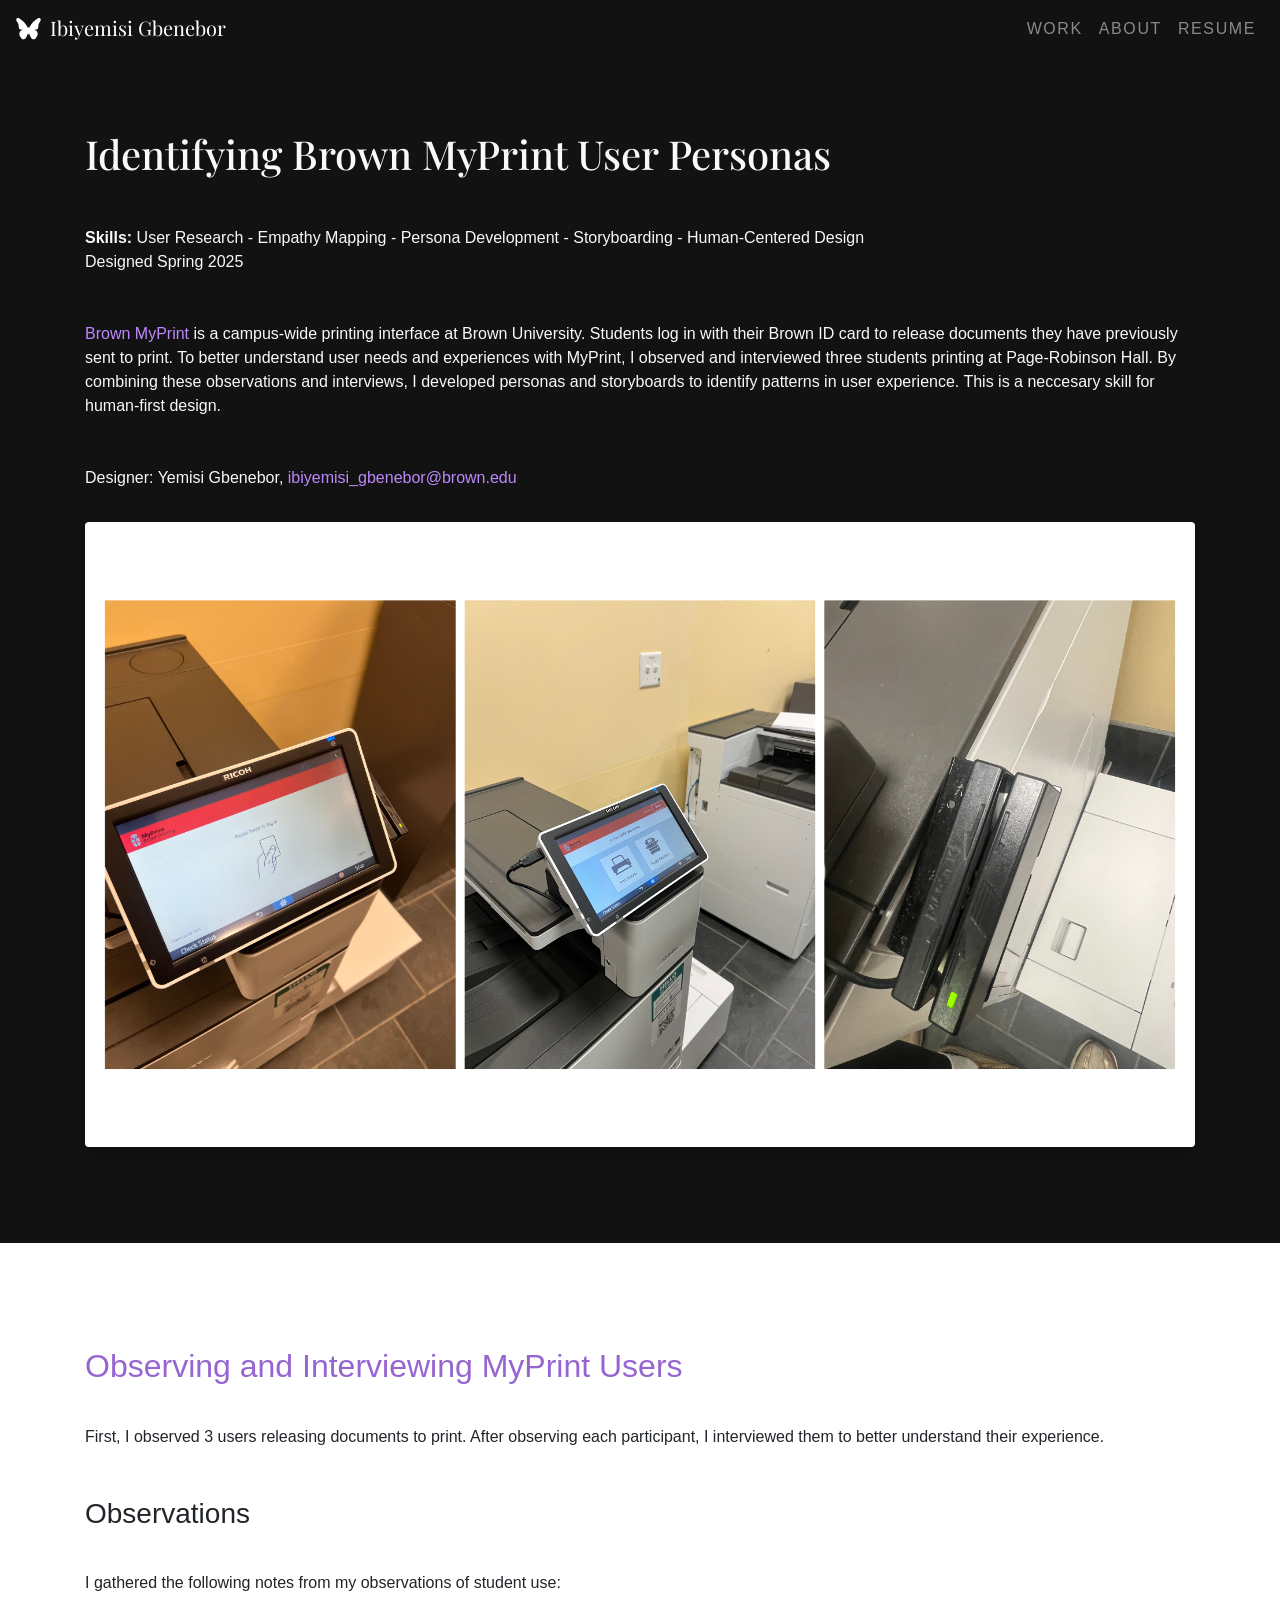
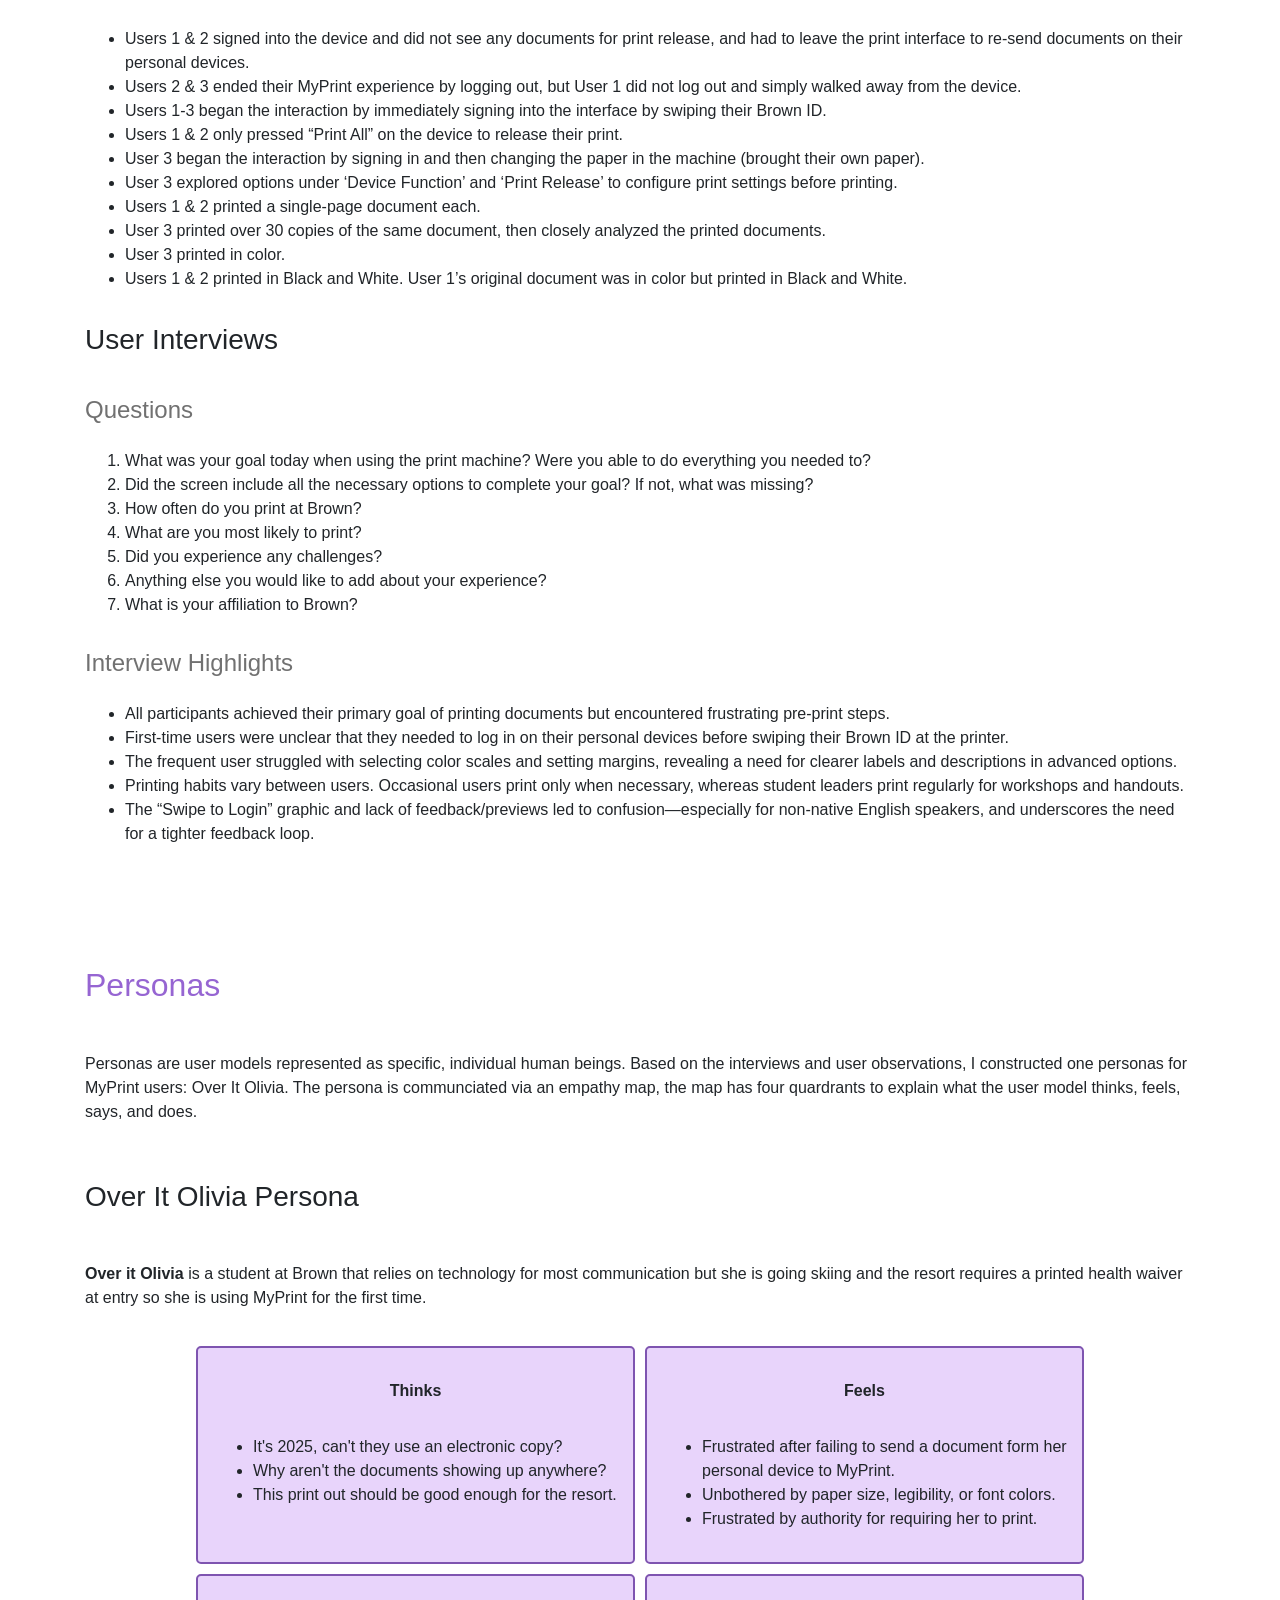
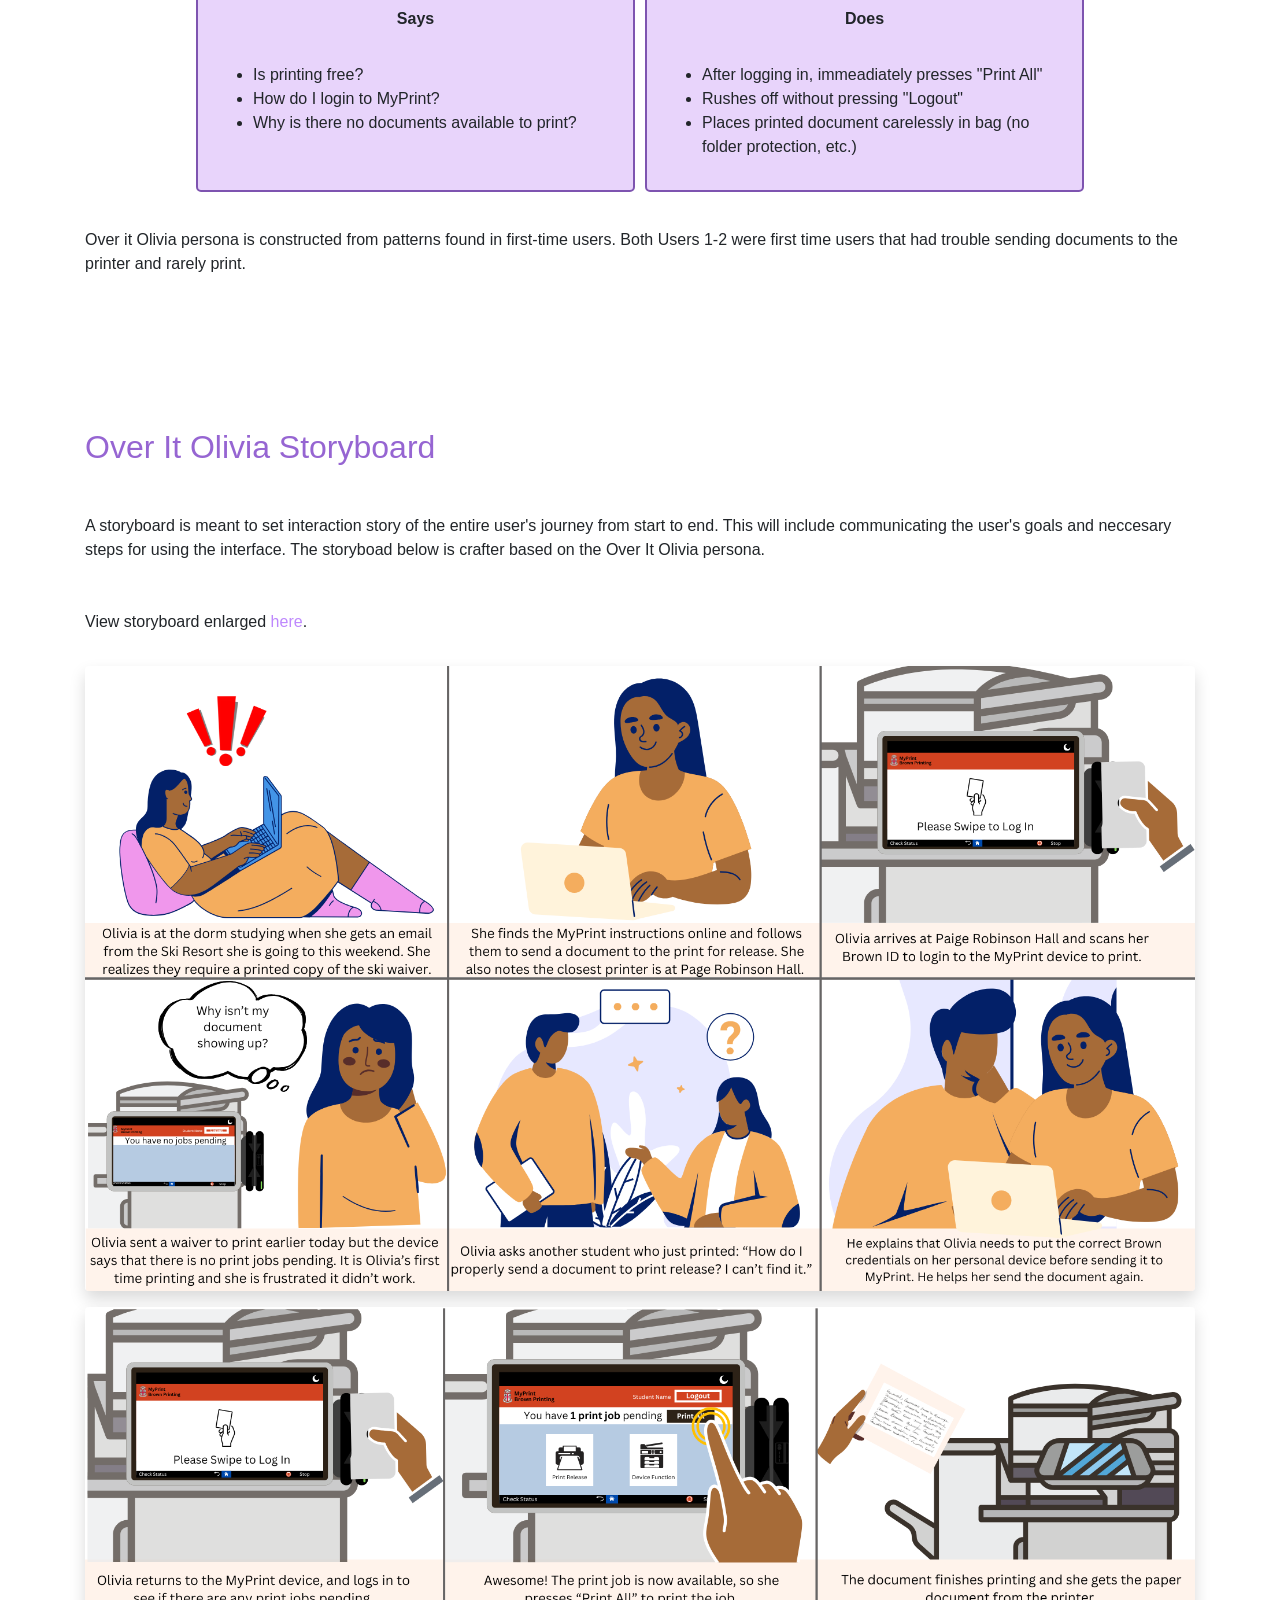
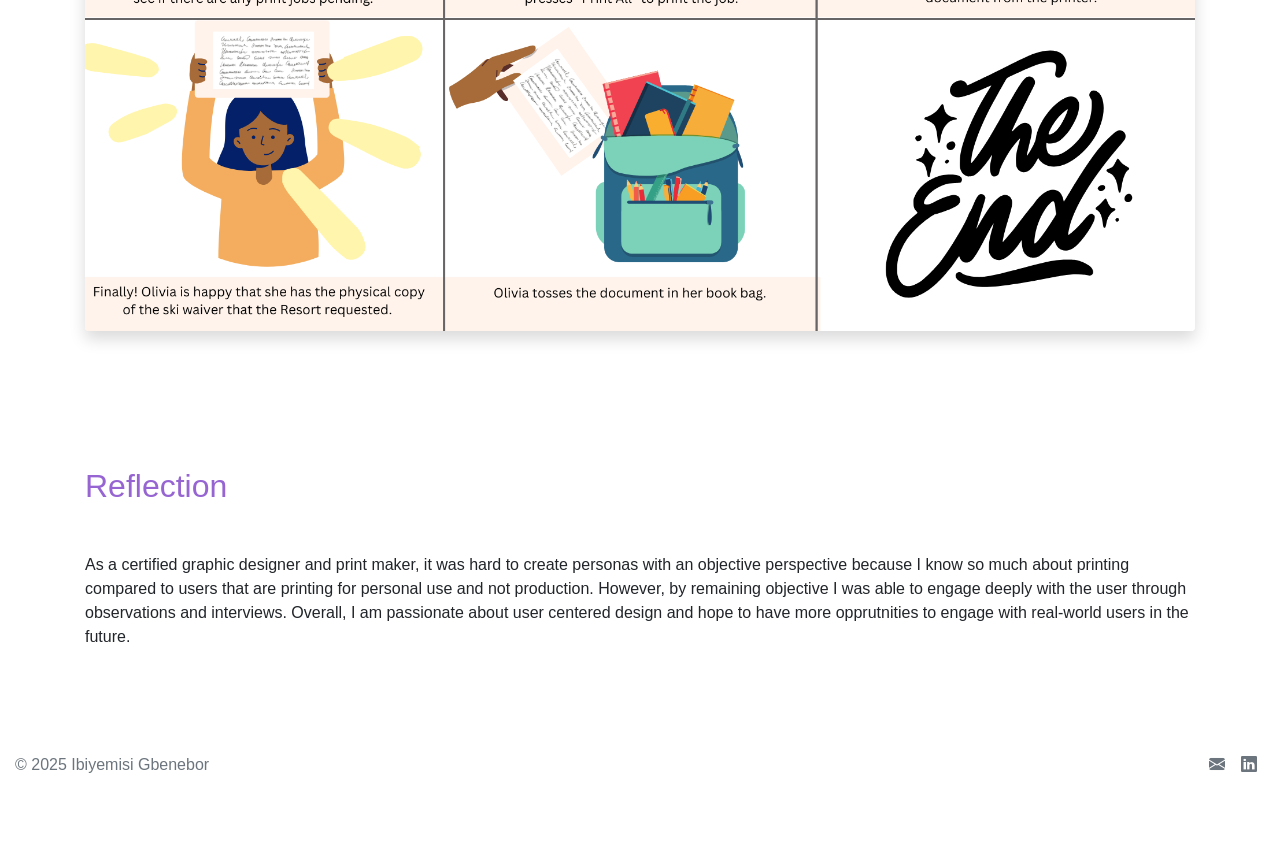
<file: personas.html>
<!doctype html>
<html lang="en">

  <head>
    <!-- Required meta tags -->
    <meta charset="utf-8">
    <meta name="viewport" content="width=device-width, initial-scale=1, shrink-to-fit=no">

    <!-- Bootstrap CSS -->
    <link rel="stylesheet" href="https://cdn.jsdelivr.net/npm/bootstrap@4.3.1/dist/css/bootstrap.min.css" integrity="sha384-ggOyR0iXCbMQv3Xipma34MD+dH/1fQ784/j6cY/iJTQUOhcWr7x9JvoRxT2MZw1T" crossorigin="anonymous">
    <link rel="stylesheet" href="https://cdn.jsdelivr.net/npm/bootstrap-icons@1.11.3/font/bootstrap-icons.min.css">
    <!-- Google Fonts -->
    <link rel="preconnect" href="https://fonts.googleapis.com">
    <link rel="preconnect" href="https://fonts.gstatic.com" crossorigin>
    <link href="https://fonts.googleapis.com/css2?family=Bebas+Neue&display=swap" rel="stylesheet">
    <link rel="stylesheet" href="./css/case-study.css">
    <link rel="stylesheet" href="./css/personas.css">
    <link rel="icon" type="image/png" href="./images/personal-logos/portfolio-favicon.png"/>
    <title>Ibiyemisi Gbenebor - Personas</title>
  </head>

  <body>
    <!-- Navbar START -->
    <nav class="navbar navbar-expand-lg navbar-dark" style="background-color: #121212;">
      <a class="navbar-brand font-playfair" href="./index.html">
        <img src="./images/personal-logos/portfolio-icon-white.png" width="25" height="25" class="d-inline-block align-middle mr-1 mb-1" alt="Butterlfy Logo.">
        Ibiyemisi Gbenebor
      </a>
      
      <button class="navbar-toggler" type="button" data-toggle="collapse" data-target="#navbarText" aria-controls="navbarText" aria-expanded="false" aria-label="Toggle navigation">
        <span class="navbar-toggler-icon"></span>
      </button>
      
      <div class="collapse navbar-collapse align-items-end font-open-sans-light" id="navbarText">
        <ul class="navbar-nav ml-auto">
          <li class="nav-item">
            <a class="nav-link" href="index.html#projects">WORK</a>
          </li>
          <li class="nav-item">
            <a class="nav-link" href="about-me.html">ABOUT</a>
          </li>
            <li class="nav-item">
              <a class="nav-link" href="./docs/resume.pdf" target="_blank">RESUME</a>
            </li>
        </ul>
      </div>
    </nav>
    <!-- Navbar END -->
  
    <!-- Problem Overview Start -->
    <div class="container-fluid"  style="background-color: #121212;">
      <div class="container py-5 text-light">
        <h1 class="py-4">Identifying Brown MyPrint User Personas</h1>
        <p><strong>Skills:</strong> User Research - Empathy Mapping - Persona Development - Storyboarding - Human-Centered Design<br>Designed Spring 2025</p>
        <p>
          <a href="https://it.brown.edu/services/myprint">Brown MyPrint</a> is a campus-wide printing interface at Brown University. Students log in with their Brown ID card to release documents they have previously sent to print. To better understand user needs and experiences with MyPrint, I observed and interviewed three students printing at Page-Robinson Hall. By combining these observations and interviews, I developed personas and storyboards to identify patterns in user experience. This is a neccesary skill for human-first design.
        </p>
          <p>
            Designer: Yemisi Gbenebor, 
            <a href="mailto:ibiyemisi_gbenebor@brown.edu">ibiyemisi_gbenebor@brown.edu</a>
          </p>
        <div>
          <figure>
            <img src="./images/personas/diagrams/photos of interface.png" class="img-fluid rounded shadow"
              alt="MyPrint Interface Sketch">
          </figure>
          <div class="container py-3"></div>
      </div>
    </div>
  </div>

    <!-- Project Overview End -->
  <div class="container mt-4" >

    <div class="container py-3"></div>

 
     <!-- Observing Users -->
    
        <h2 class="pt-5">Observing and Interviewing MyPrint Users</h2>

        <!-- List of questions -->
        <p>First, I observed 3 users releasing documents to print. After observing each participant, I interviewed them to better understand their experience.</p>
        <h3>Observations</h3>
        <!-- Observations -->
        <p>I gathered the following notes from my observations of student use:</p>
        <ul>
          <li>Users 1 & 2 signed into the device and did not see any documents for print release, and had to leave the print interface to re-send documents on their personal devices. </li>
          <li>Users 2 & 3 ended their MyPrint experience by logging out, but User 1 did not log out and simply walked away from the device.</li>
          <li>Users 1-3 began the interaction by immediately signing into the interface by swiping their Brown ID.</li>
          <li>Users 1 & 2 only pressed “Print All” on the device to release their print.</li>
          <li>User 3 began the interaction by signing in and then changing the paper in the machine (brought their own paper).</li>
          <li>User 3 explored options under ‘Device Function’ and ‘Print Release’ to configure print settings before printing.</li>
          <li>Users 1 & 2 printed a single-page document each.</li>
          <li>User 3 printed over 30 copies of the same document, then closely analyzed the printed documents.</li>
          <li>User 3 printed in color.</li>
          <li>Users 1 & 2 printed in Black and White. User 1’s original document was in color but printed in Black and White.</li>
        </ul>
        <h3>User Interviews</h3>
        <h4>Questions</h4>
        <ol>
          <li>What was your goal today when using the print machine? Were you able to do everything you needed to?</li>
          <li>Did the screen include all the necessary options to complete your goal? If not, what was missing?</li>
          <li>How often do you print at Brown?</li>
          <li>What are you most likely to print?</li>
          <li>Did you experience any challenges?</li>
          <li>Anything else you would like to add about your experience?</li>
          <li>What is your affiliation to Brown?</li>
        </ol>
        <h4>Interview Highlights</h4>
        <ul>
          <li>All participants achieved their primary goal of printing documents but encountered frustrating pre-print steps.</li>
          <li>First-time users were unclear that they needed to log in on their personal devices before swiping their Brown ID at the printer.</li>
          <li>The frequent user struggled with selecting color scales and setting margins, revealing a need for clearer labels and descriptions in advanced options.</li>
          <li>Printing habits vary between users. Occasional users print only when necessary, whereas student leaders print regularly for workshops and handouts.</li>
          <li>The “Swipe to Login” graphic and lack of feedback/previews led to confusion—especially for non-native English speakers, and underscores the need for a tighter feedback loop.</li>
        </ul>
        <div class="container py-3"></div>
      <!-- Personas -->


        
        <div class="pt-5">
          <h2 class="py-4">Personas</h2>
          <p>
            Personas are user models represented as specific, individual human beings. Based on the interviews and user observations, I constructed one personas for MyPrint users: Over It Olivia. The persona is communciated via an empathy map, the map has four quardrants to explain what the user model thinks, feels, says, and does.
          </p>
        </div>


          <h3 class="py-4">Over It Olivia Persona</h3>
          <p><strong>Over it Olivia</strong> is a student at Brown that relies on technology for most communication but she is going skiing and the resort requires a printed health waiver at entry so she is using MyPrint for the first time.</p>
          <div class="grid-container">
            <div class="grid-item">
              <p class="text-center"><strong>Thinks</p></strong>
                <ul>
                    <li>It's 2025, can't they use an electronic copy?</li>
                    <li>Why aren't the documents showing up anywhere?</li>
                    <li>This print out should be good enough for the resort.</li>
                </ul>
            </div>
            <div class="grid-item">
              <p class="text-center"><strong>Feels</p></strong>
                <ul>
                    <li>Frustrated after failing to send a document form her personal device to MyPrint.</li>
                    <li>Unbothered by paper size, legibility, or font colors.</li>
                    <li>Frustrated by authority for requiring her to print.</li>
                </ul>
            </div>
            <div class="grid-item">
              <p class="text-center"><strong>Says</p></strong>
                <ul>
                    <li>Is printing free?</li>
                    <li>How do I login to MyPrint?</li>
                    <li>Why is there no documents available to print?</li>
                </ul>
            </div>
            <div class="grid-item">
              <p class="text-center"><strong>Does</p></strong>
                <ul>
                    <li>After logging in, immeadiately presses "Print All"</li>
                    <li>Rushes off without pressing "Logout"</li>
                    <li>Places printed document carelessly in bag (no folder protection, etc.)</li>
                </ul>
            </div>
            
          </div>
          <p class="py-3">Over it Olivia persona is constructed from patterns found in first-time users. Both Users 1-2 were first time users that had trouble sending documents to the printer and rarely print.</p>
          
          <div class="py-5"></div>
          <h2 class="py-4 pv-0">Over It Olivia Storyboard</h2>
          <p> A storyboard is meant to set interaction story of the entire user's journey from start to end. This will include communicating the user's goals and neccesary steps for using the interface. The storyboad below is crafter based on the Over It Olivia persona.
          </p>

            <p>View storyboard enlarged <a href="https://www.canva.com/design/DAGg-RJbh5k/dlnA0WsmNFeT9AUNzsACqw/view?utm_content=DAGg-RJbh5k&utm_campaign=designshare&utm_medium=link2&utm_source=uniquelinks&utlId=hee4e76e11e" target="_blank">here</a>.</p>
        
          <figure>
            <img src="./images/personas/diagrams/storyboard-1.png" class="img-fluid rounded shadow"
              alt="olivia storyboard">
              
          </figure>
          <figure><img src="./images/personas/diagrams/storyboard-2.png" class="img-fluid rounded shadow"
            alt="olivia storyboard"></figure>

        
            <div class="py-5"></div>
        <h2 class="py-4">Reflection</h2>
        <div>
          <p>
            As a certified graphic designer and print maker, it was hard to create personas with an objective perspective because I know so much about printing compared to users that are printing for personal use and not production. However, by remaining objective I was able to engage deeply with the user through observations and interviews. Overall, I am passionate about user centered design and hope to have more opprutnities to engage with real-world users in the future.
          </p>
           
        </div>

        
      </div>
    </div>
    <!-- Footer Start -->
    <footer class="d-flex flex-wrap justify-content-between align-items-center py-5 my-4 dark-content">
      <p class="col-md-4 mb-0 text-secondary">© 2025 Ibiyemisi Gbenebor</p>
  
      <ul class="nav col-md-4 footer-icons">
        <li class="nav-item">
          <a href="mailto:ibiyemisi_gbenebor@brown.edu" class="nav-link px-2 text-secondary">
            <i class="bi bi-envelope-fill me-2"></i>
          </a>
        </li>
        <li class="nav-item">
          <a href="https://www.linkedin.com/in/ibiyemisi" class="nav-link px-2 text-secondary" target="_blank">
            <i class="bi bi-linkedin me-2"></i>
          </a>
        </li>
      </ul>
    </footer>
    <!-- Footer end -->

    <!-- Optional JavaScript -->
    <!-- jQuery first, then Popper.js, then Bootstrap JS -->
    <script src="https://cdn.jsdelivr.net/npm/bootstrap@5.3.3/dist/js/bootstrap.bundle.min.js"></script>
    <script src="https://code.jquery.com/jquery-3.3.1.slim.min.js" integrity="sha384-q8i/X+965DzO0rT7abK41JStQIAqVgRVzpbzo5smXKp4YfRvH+8abtTE1Pi6jizo" crossorigin="anonymous"></script>
    <script src="https://cdn.jsdelivr.net/npm/popper.js@1.14.7/dist/umd/popper.min.js" integrity="sha384-UO2eT0CpHqdSJQ6hJty5KVphtPhzWj9WO1clHTMGa3JDZwrnQq4sF86dIHNDz0W1" crossorigin="anonymous"></script>

  </body>

</html>
</file>
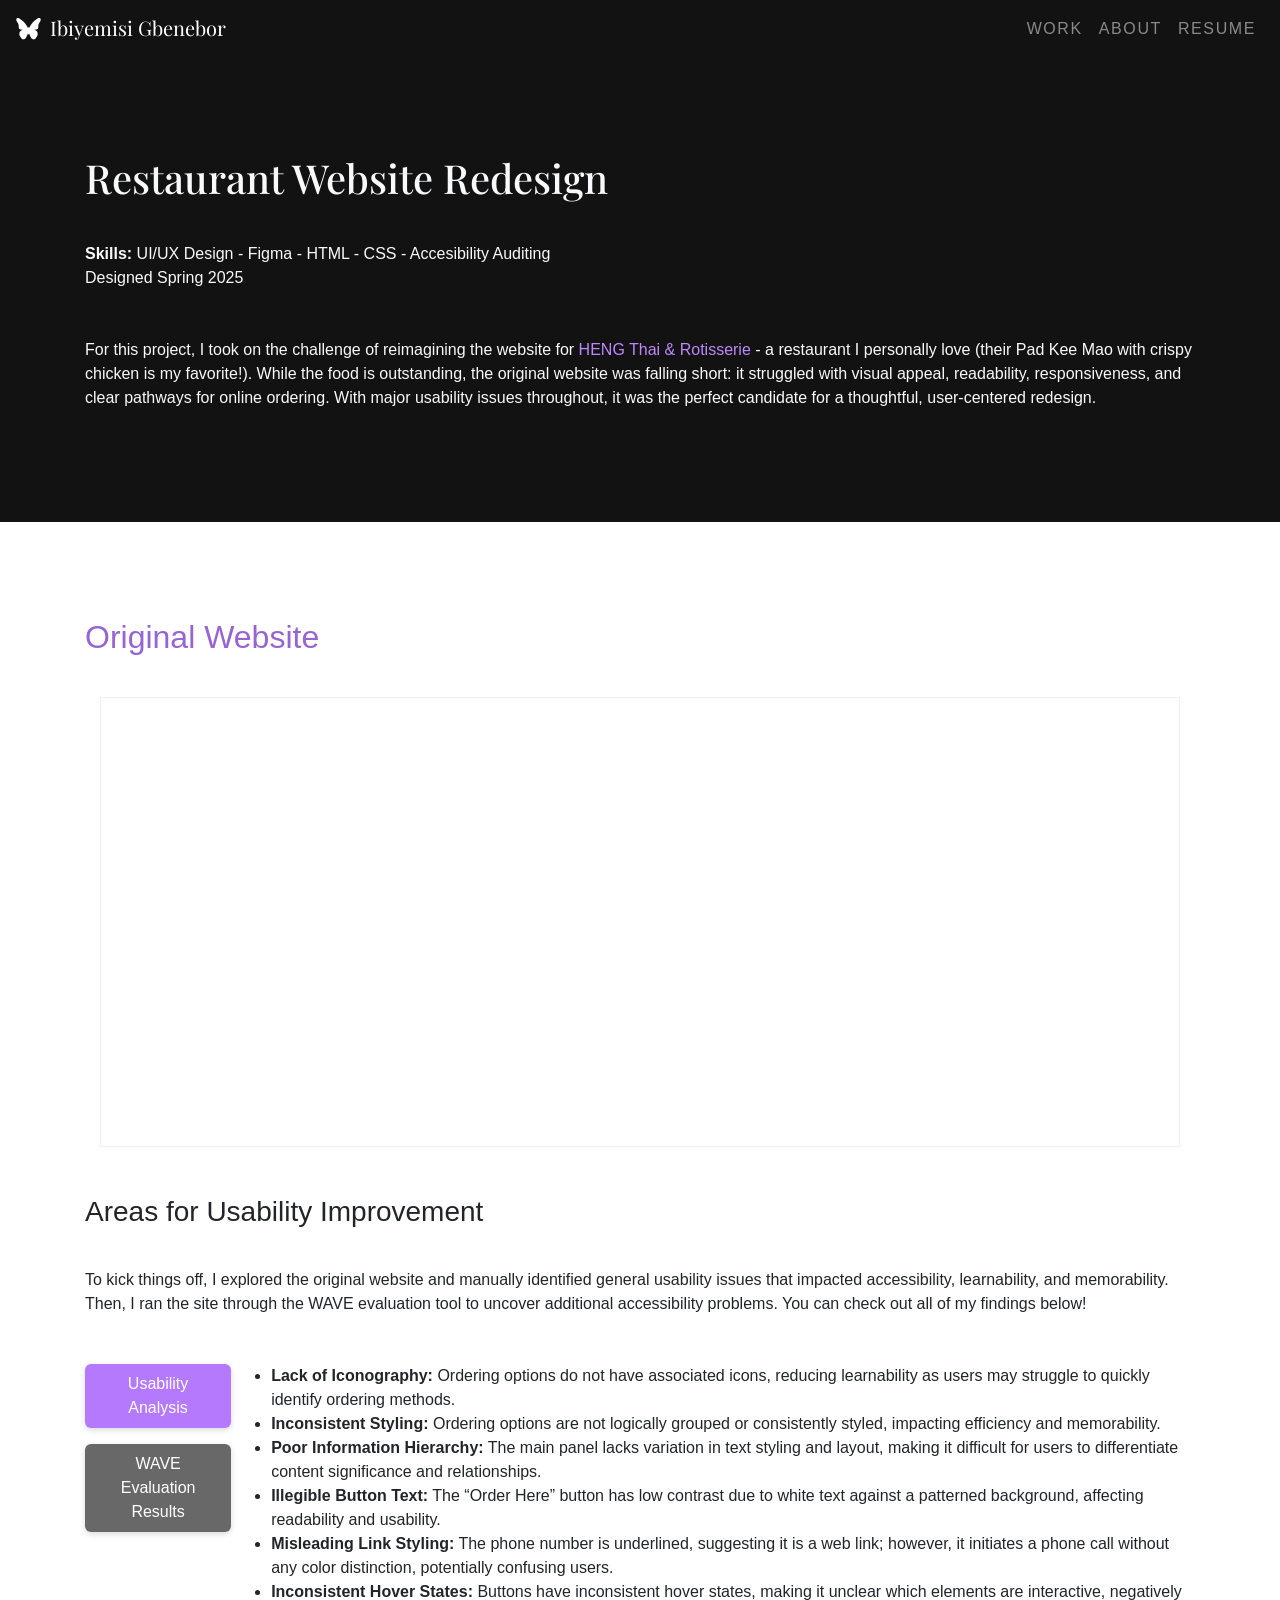
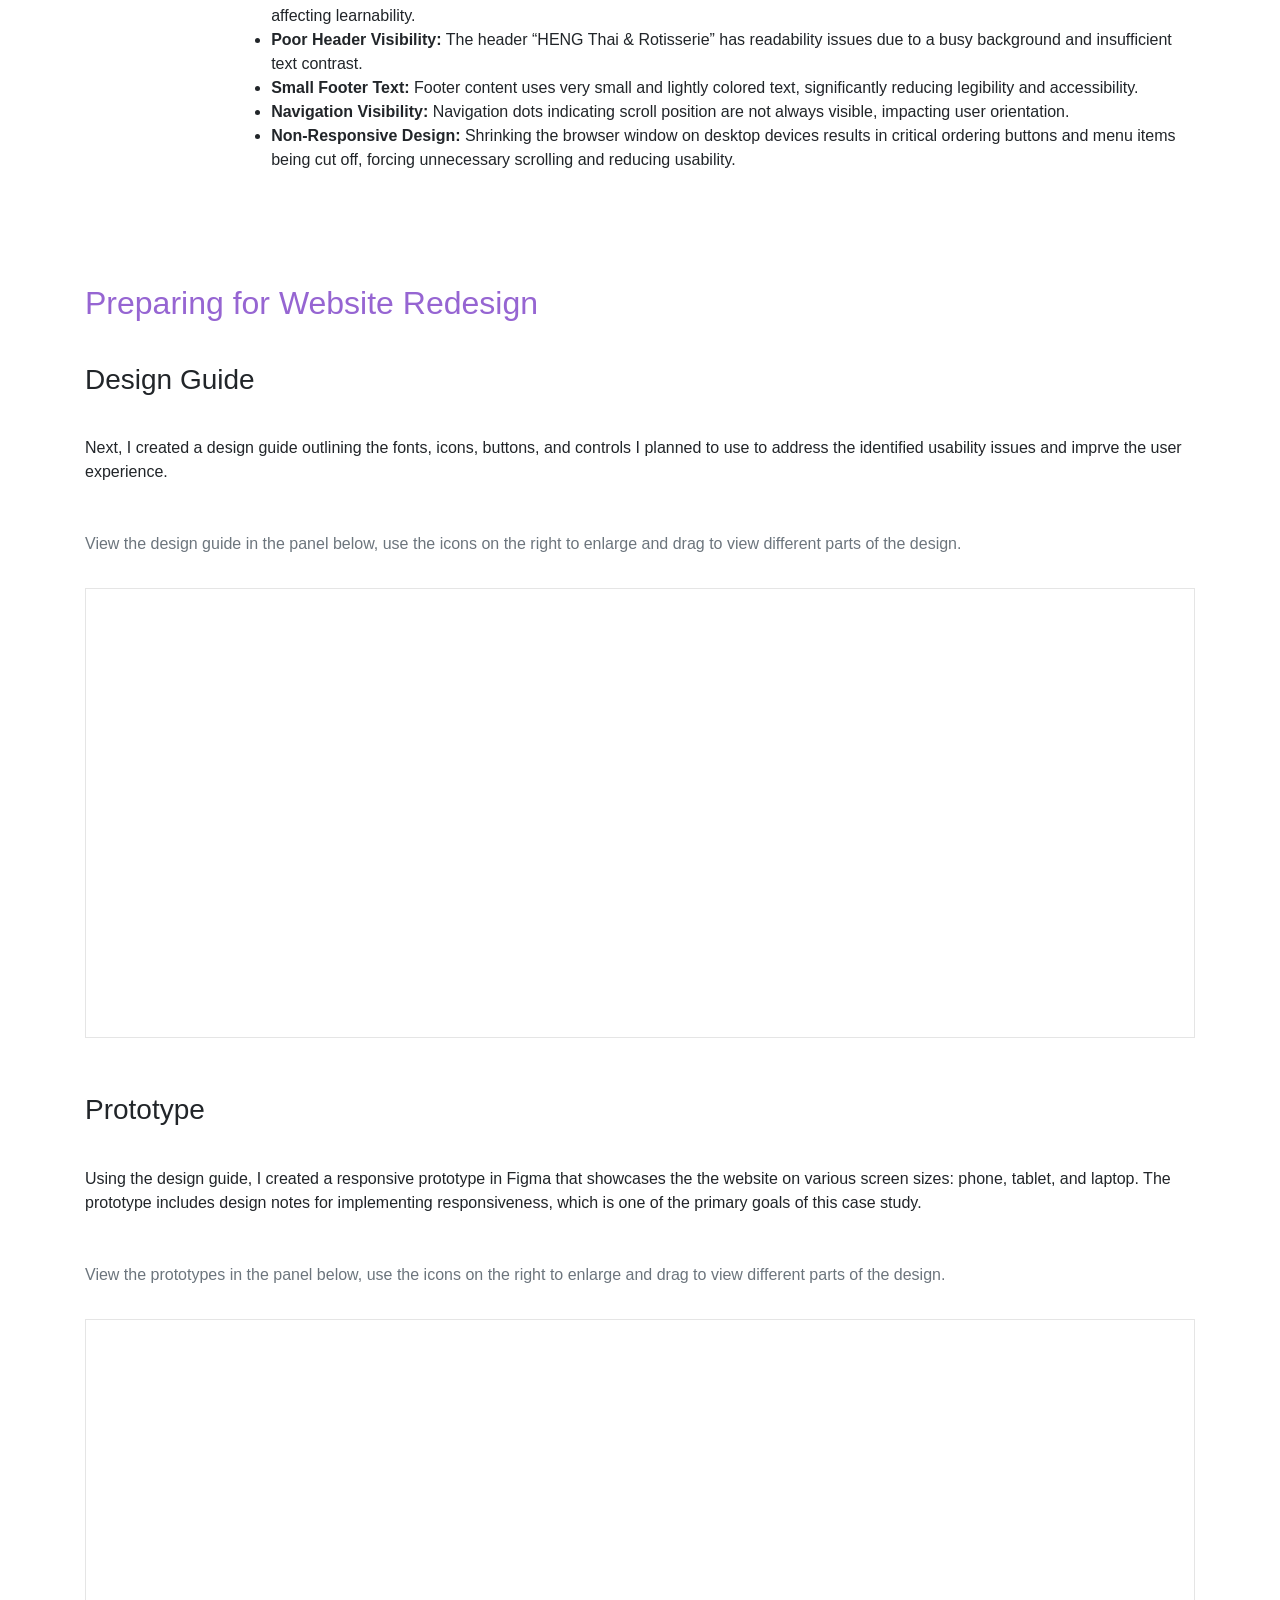
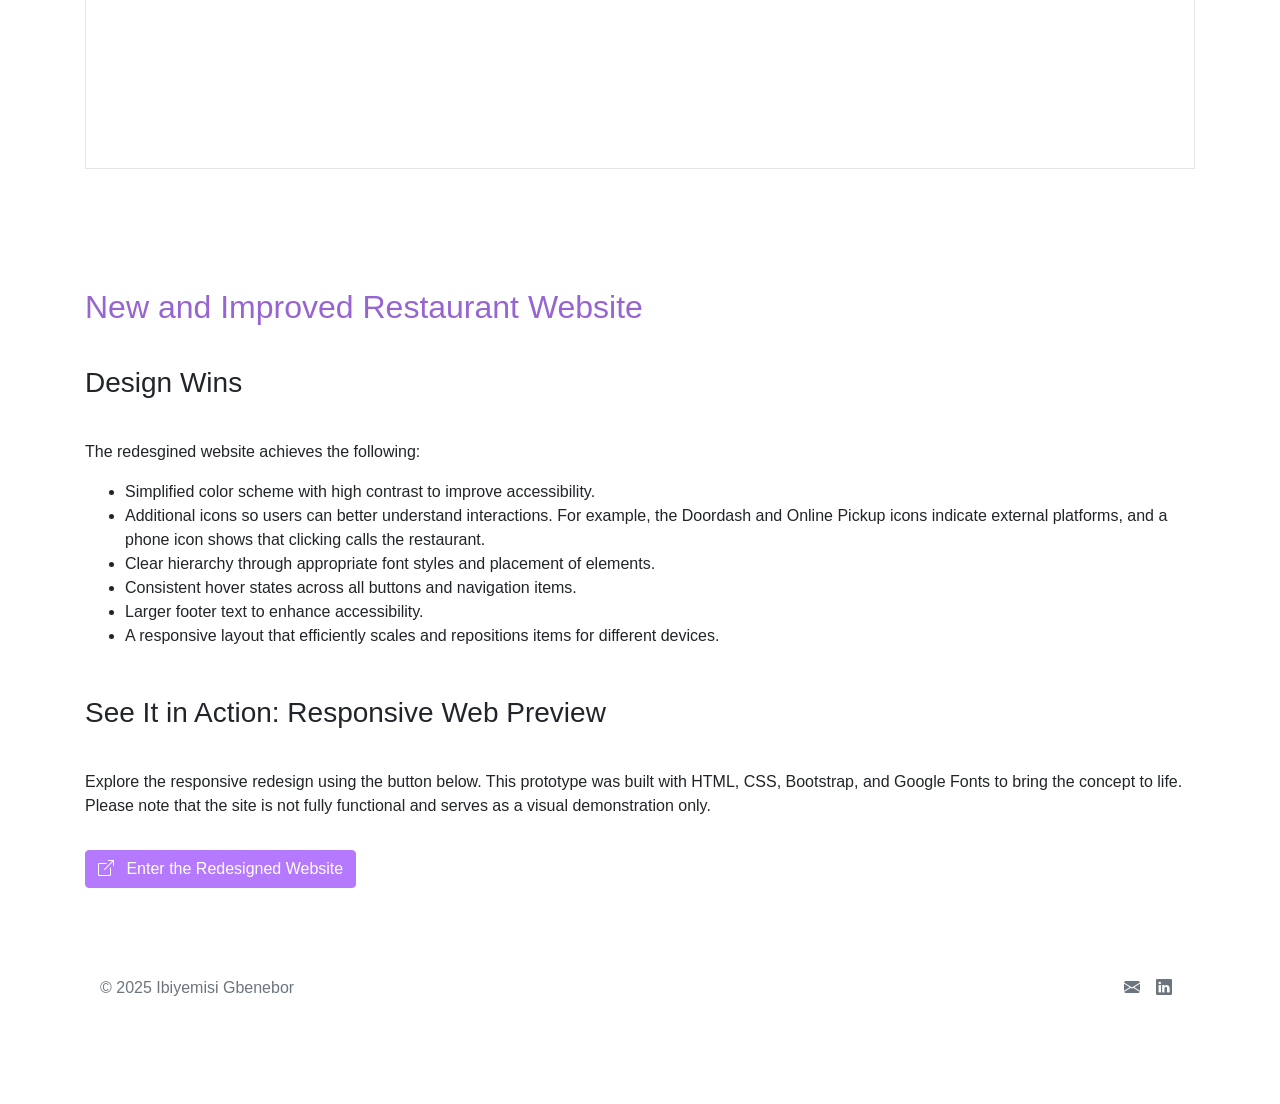
<file: responsive-case-study.html>
<!doctype html>
<html lang="en">

  <head>
    <!-- Required meta tags -->
    <meta charset="utf-8">
    <meta name="viewport" content="width=device-width, initial-scale=1, shrink-to-fit=no">

    <!-- Bootstrap CSS -->
    <link rel="stylesheet" href="https://cdn.jsdelivr.net/npm/bootstrap@4.3.1/dist/css/bootstrap.min.css" integrity="sha384-ggOyR0iXCbMQv3Xipma34MD+dH/1fQ784/j6cY/iJTQUOhcWr7x9JvoRxT2MZw1T" crossorigin="anonymous">
    <link rel="stylesheet" href="https://cdn.jsdelivr.net/npm/bootstrap-icons@1.11.3/font/bootstrap-icons.min.css">
    <!-- Google Fonts -->
    <link rel="preconnect" href="https://fonts.googleapis.com">
    <link rel="preconnect" href="https://fonts.gstatic.com" crossorigin>
    <link href="https://fonts.googleapis.com/css2?family=Bebas+Neue&display=swap" rel="stylesheet">
    <link rel="stylesheet" href="./css/case-study.css">
    <link rel="icon" type="image/png" href="./images/personal-logos/portfolio-favicon.png"/>
    <title>Ibiyemisi Gbenebor - Responsive Re-design</title>
  </head>

  <body>
    <!-- Navbar START -->
    <nav class="navbar navbar-expand-lg navbar-dark" style="background-color: #121212;">
      <a class="navbar-brand font-playfair" href="./index.html">
        <img src="./images/personal-logos/portfolio-icon-white.png" width="25" height="25" class="d-inline-block align-middle mr-1 mb-1" alt="Butterlfy Logo.">
        Ibiyemisi Gbenebor
      </a>
      
      <button class="navbar-toggler" type="button" data-toggle="collapse" data-target="#navbarText" aria-controls="navbarText" aria-expanded="false" aria-label="Toggle navigation">
        <span class="navbar-toggler-icon"></span>
      </button>
      
      <div class="collapse navbar-collapse align-items-end font-open-sans-light" id="navbarText">
        <ul class="navbar-nav ml-auto">
          <li class="nav-item">
            <a class="nav-link" href="index.html#projects">WORK</a>
          </li>
          <li class="nav-item">
            <a class="nav-link" href="about-me.html">ABOUT</a>
          </li>
            <li class="nav-item">
              <a class="nav-link" href="./docs/resume.pdf" target="_blank">RESUME</a>
            </li>
        </ul>
      </div>
    </nav>
    <!-- Navbar END -->
  
    <!-- Problem Overview Start -->
    <div class="container-fluid"  style="background-color: #121212;">
      <div class="container py-5 text-light">
        <h1> Restaurant Website Redesign</h1>
        <p><strong>Skills:</strong> UI/UX Design - Figma - HTML - CSS - Accesibility Auditing<br>Designed Spring 2025</p>
        <p class="pb-5 pt-3">For this project, I took on the challenge of reimagining the website for <a href="https://www.hengpvd.com/home">HENG Thai & Rotisserie</a> - a restaurant I personally love (their Pad Kee Mao with crispy chicken is my favorite!). While the food is outstanding, the original website was falling short: it struggled with visual appeal, readability, responsiveness, and clear pathways for online ordering. With major usability issues throughout, it was the perfect candidate for a thoughtful, user-centered redesign.</p>
      </div>
    </div>
    <!-- Project Overview End -->


    <!-- Original Website START -->
    <div class="container h2-top">
      <h2 class="h2-top">Original Website</h2>
      <!-- <p class="py-3"> For better readability, use full-screen mode by pressing the icon in the top right of the panel below.</p> -->
      <div class="container py-3 d-flex justify-content-center">
        <iframe style="border: 1px solid rgba(171, 29, 227, 0.1);" width="100%" height="450" src="https://embed.figma.com/proto/VLbeWqOocxa79SYsLmgzBP/Orginal-Website?node-id=1-3&p=f&scaling=scale-down&content-scaling=fixed&page-id=0%3A1&embed-host=share" allowfullscreen></iframe>
      </div>
    </div>

    <!-- Issues START -->
    <div class="container pb-3">
      <h3>Areas for Usability Improvement</h3>
      <p>To kick things off, I explored the original website and manually identified general usability issues that impacted accessibility, learnability, and memorability. Then, I ran the site through the WAVE evaluation tool to uncover additional accessibility problems. You can check out all of my findings below!</p> 
      
      <div class="d-flex align-items-start py-3">
        
        <!-- Vertical Tabs -->
        <div class="nav flex-column nav-pills" id="usability-pills-tab" role="tablist" aria-orientation="vertical">
          <button class="nav-link active mb-3" id="accessibility-tab" data-bs-toggle="pill" data-bs-target="#accessibility" type="button" role="tab" aria-controls="accessibility" aria-selected="true">Usability Analysis</button>
          <button class="nav-link mb-3" id="wave-tab" data-bs-toggle="pill" data-bs-target="#wave" type="button" role="tab" aria-controls="wave" aria-selected="false">WAVE Evaluation Results</button>
        </div>
      
        <!-- Tab Content -->
        <div class="tab-content" id="usability-pills-tabContent">
          <!-- First Tab Content -->
          <div class="tab-pane fade show active" id="accessibility" role="tabpanel" aria-labelledby="accessibility-tab">
            <ul>
              <li><strong>Lack of Iconography:</strong> Ordering options do not have associated icons, reducing learnability as users may struggle to quickly identify ordering methods.</li>
              <li><strong>Inconsistent Styling:</strong> Ordering options are not logically grouped or consistently styled, impacting efficiency and memorability.</li>
              <li><strong>Poor Information Hierarchy:</strong> The main panel lacks variation in text styling and layout, making it difficult for users to differentiate content significance and relationships.</li>
              <li><strong>Illegible Button Text:</strong> The “Order Here” button has low contrast due to white text against a patterned background, affecting readability and usability.</li>
              <li><strong>Misleading Link Styling:</strong> The phone number is underlined, suggesting it is a web link; however, it initiates a phone call without any color distinction, potentially confusing users.</li>
              <li><strong>Inconsistent Hover States:</strong> Buttons have inconsistent hover states, making it unclear which elements are interactive, negatively affecting learnability.</li>
              <li><strong>Poor Header Visibility:</strong> The header “HENG Thai &amp; Rotisserie” has readability issues due to a busy background and insufficient text contrast.</li>
              <li><strong>Small Footer Text:</strong> Footer content uses very small and lightly colored text, significantly reducing legibility and accessibility.</li>
              <li><strong>Navigation Visibility:</strong> Navigation dots indicating scroll position are not always visible, impacting user orientation.</li>
              <li><strong>Non-Responsive Design:</strong> Shrinking the browser window on desktop devices results in critical ordering buttons and menu items being cut off, forcing unnecessary scrolling and reducing usability.</li>
            </ul>
          </div>

          <!-- Second Tab Content -->
          <div class="tab-pane fade" id="wave" role="tabpanel" aria-labelledby="wave-tab">
            <ul>
              <li><strong>Missing Alternative Text:</strong> Multiple images lack descriptive alternative text, significantly affecting screen reader accessibility.</li>
              <li><strong>Empty Headings:</strong> Empty headings are improperly used as spacers, negatively impacting screen reader navigation and focus order.</li>
              <li><strong>Text Size Issues:</strong> Certain text elements are excessively small, negatively impacting readability and accessibility.</li>
              <li><strong>Misleading Underlines:</strong> Some underlined text is not associated with links, creating confusion about interactive elements.</li>
              <li><strong>Heading Skips:</strong> WAVE flagged skipped heading levels as issues; however, skipped headings are acceptable if the overall information hierarchy remains logical and clear.</li>
              <li><strong>Contrast Issues:</strong> Despite WAVE not detecting contrast issues, manual inspection reveals significant readability problems with the “Delivery” button and header titles, confirming the presence of contrast-related accessibility concerns.</li>
            </ul>
          </div>
        </div>
      </div>
      
     </div>
    
    <!-- <div class="container pt-5">
      <h2 class="py-3 ">Areas for Usability Improvement</h2>

      <h3 class="py-3">Accessibility, Learnability, Memorability</h3>
      <ul>
          <li><strong>Lack of Iconography:</strong> Ordering options do not have associated icons, reducing learnability as users may struggle to quickly identify ordering methods.</li>
          <li><strong>Inconsistent Styling:</strong> Ordering options are not logically grouped or consistently styled, impacting efficiency and memorability.</li>
          <li><strong>Poor Information Hierarchy:</strong> The main panel lacks variation in text styling and layout, making it difficult for users to differentiate content significance and relationships.</li>
          <li><strong>Illegible Button Text:</strong> The “Order Here” button has low contrast due to white text against a patterned background, affecting readability and usability.</li>
          <li><strong>Misleading Link Styling:</strong> The phone number is underlined, suggesting it is a web link; however, it initiates a phone call without any color distinction, potentially confusing users.</li>
          <li><strong>Inconsistent Hover States:</strong> Buttons have inconsistent hover states, making it unclear which elements are interactive, negatively affecting learnability.</li>
          <li><strong>Poor Header Visibility:</strong> The header “HENG Thai &amp; Rotisserie” has readability issues due to a busy background and insufficient text contrast.</li>
          <li><strong>Small Footer Text:</strong> Footer content uses very small and lightly colored text, significantly reducing legibility and accessibility.</li>
          <li><strong>Navigation Visibility:</strong> Navigation dots indicating scroll position are not always visible, impacting user orientation.</li>
          <li><strong>Non-Responsive Design:</strong> Shrinking the browser window on desktop devices results in critical ordering buttons and menu items being cut off, forcing unnecessary scrolling and reducing usability.</li>
      </ul>

      <h3 class="py-3">WAVE Accessibility Evaluation</h2>
      <ul>
          <li><strong>Missing Alternative Text:</strong> Multiple images lack descriptive alternative text, significantly affecting screen reader accessibility.</li>
          <li><strong>Empty Headings:</strong> Empty headings are improperly used as spacers, negatively impacting screen reader navigation and focus order.</li>
          <li><strong>Text Size Issues:</strong> Certain text elements are excessively small, negatively impacting readability and accessibility.</li>
          <li><strong>Misleading Underlines:</strong> Some underlined text is not associated with links, creating confusion about interactive elements.</li>
          <li><strong>Heading Skips:</strong> WAVE flagged skipped heading levels as issues; however, skipped headings are acceptable if the overall information hierarchy remains logical and clear.</li>
          <li><strong>Contrast Issues:</strong> Despite WAVE not detecting contrast issues, manual inspection reveals significant readability problems with the “Delivery” button and header titles, confirming the presence of contrast-related accessibility concerns.</li>
      </ul>
  </div> -->

  <!-- Redesign START -->
  <div class="container py-3">
    <h2 class="h2-top">Preparing for Website Redesign</h2>
    <h3>Design Guide</h3>
    <p> Next, I created a design guide outlining the fonts, icons, buttons, and controls I planned to use to address the identified usability issues and imprve the user experience.</p>
    <p class="text-muted">View the design guide in the panel below, use the icons on the right to enlarge and drag to view different parts of the design.</p>
    <iframe class="py-3" style="border: 1px solid rgba(0, 0, 0, 0.1);" width="100%" height="450" src="https://embed.figma.com/design/yY6IbT4Yv5JKNyEVANEwEq/brand-guide?node-id=0-1&embed-host=share" allowfullscreen></iframe>
    
    <h3 class="pt-5">Prototype</h3>
    <p>
      Using the design guide, I created a responsive prototype in Figma that showcases the the website on various screen sizes: phone, tablet, and laptop. The prototype includes design notes for implementing responsiveness, which is one of the primary goals of this case study. 
    </p>
    <p class="text-muted">View the prototypes in the panel below, use the icons on the right to enlarge and drag to view different parts of the design.</p>
  
    <!-- <p>
      For better readability, use full-screen mode by pressing the icon in the top-right of the panel below.
    </p> -->
    <iframe class="py-3" style="border: 1px solid rgba(0, 0, 0, 0.1);" width="100%" height="450" src="https://embed.figma.com/design/oOXmGpwdJYrrqDOBSoyEWo/responsive-redesign?node-id=0-1&embed-host=share" allowfullscreen></iframe>
    
  </div>
  <div class="container pad-bottom">
    <h2 class="h2-top">New and Improved Restaurant Website</h2>
    <h3>Design Wins</h3>
    <p class="pt-3 pb-0">The redesgined website achieves the following:</p>
    <ul class="pb-3">
      <li>Simplified color scheme with high contrast to improve accessibility.</li>
      <li>Additional icons so users can better understand interactions. For example, the Doordash and Online Pickup icons indicate external platforms, and a phone icon shows that clicking calls the restaurant.</li>
      <li>Clear hierarchy through appropriate font styles and placement of elements.</li>
      <li>Consistent hover states across all buttons and navigation items.</li>
      <li>Larger footer text to enhance accessibility.</li>
      <li>A responsive layout that efficiently scales and repositions items for different devices.</li>
    </ul>
    <h3>See It in Action: Responsive Web Preview</h3>
    <p>
      Explore the responsive redesign using the button below. This prototype was built with HTML, CSS, Bootstrap, and Google Fonts to bring the concept to life. Please note that the site is not fully functional and serves as a visual demonstration only.
    </p>
    <a href="https://ibiyemisi64.github.io/cs1300-responsive-redesign/redesign.html" class="btn btn-primary text-center" target="_blank">
      <i class="bi bi-box-arrow-up-right mr-2"></i>
      Enter the Redesigned Website
    </a>

    <!-- Footer Start -->
    <footer class="d-flex flex-wrap justify-content-between align-items-center py-5 my-4 dark-content">
      <p class="col-md-4 mb-0 text-secondary">© 2025 Ibiyemisi Gbenebor</p>
  
      <ul class="nav col-md-4 footer-icons">
        <li class="nav-item">
          <a href="mailto:ibiyemisi_gbenebor@brown.edu" class="nav-link px-2 text-secondary">
            <i class="bi bi-envelope-fill me-2"></i>
          </a>
        </li>
        <li class="nav-item">
          <a href="https://www.linkedin.com/in/ibiyemisi" class="nav-link px-2 text-secondary" target="_blank">
            <i class="bi bi-linkedin me-2"></i>
          </a>
        </li>
      </ul>
    </footer>
    <!-- Footer end -->

    <!-- Optional JavaScript -->
    <!-- jQuery first, then Popper.js, then Bootstrap JS -->
    <script src="https://cdn.jsdelivr.net/npm/bootstrap@5.3.3/dist/js/bootstrap.bundle.min.js"></script>
    <script src="https://code.jquery.com/jquery-3.3.1.slim.min.js" integrity="sha384-q8i/X+965DzO0rT7abK41JStQIAqVgRVzpbzo5smXKp4YfRvH+8abtTE1Pi6jizo" crossorigin="anonymous"></script>
    <script src="https://cdn.jsdelivr.net/npm/popper.js@1.14.7/dist/umd/popper.min.js" integrity="sha384-UO2eT0CpHqdSJQ6hJty5KVphtPhzWj9WO1clHTMGa3JDZwrnQq4sF86dIHNDz0W1" crossorigin="anonymous"></script>
    <script src="https://cdn.jsdelivr.net/npm/bootstrap@4.3.1/dist/js/bootstrap.min.js" integrity="sha384-JjSmVgyd0p3pXB1rRibZUAYoIIy6OrQ6VrjIEaFf/nJGzIxFDsf4x0xIM+B07jRM" crossorigin="anonymous"></script>
  </body>

</html>
</file>
<file: css/home.css>
@import url('https://fonts.googleapis.com/css2?family=Playfair+Display:wght@400;700&family=Lato:wght@400;700&display=swap');

html {
  scroll-behavior: smooth;
}

.font-playfair {
  font-family: 'Playfair Display', serif;
}

.font-lato {
  font-family: 'Lato', sans-serif;
}

.font-open-sans {
    font-family: 'Open Sans', sans-serif;
  }

p,ul {
font-family: 'Open Sans', sans-serif;
}

h1,h2,h3,h4 {
    font-family: 'Playfair Display', serif;
}

.font-open-sans-light {
  font-family: 'Open Sans', sans-serif;
  font-weight: 300;
  letter-spacing: 0.1em;
}

.font-open-sans-light-ns {
  font-family: 'Open Sans', sans-serif;
  font-weight: 300;
}

.jumbotron-custom {
  background-image: url('../images/personal-logos/butterfly-background.png'); 
  background-size: cover;
  background-position: center;
  background-repeat: no-repeat;
  background-color: #121212;
  padding: 4rem 2rem;

  min-height: 450px;
  height: 100%;
  flex: 1 0 auto;    
  display: flex;
  align-items: center;
  justify-content: center;
}
.text-glow {
  color: #e1c3ff;
  font-family: 'Open Sans', sans-serif;
  font-weight: 300;
}

.navbar-nav .nav-link.active {
  color: #b479fc !important;
}

.navbar-nav .nav-item.active .nav-link {
  color: #b479fc !important;
}

.dark-content {
  background-color: #121212;

}

.cards-wrapper {
  display: flex;
  justify-content: center;
}
.card img {
  max-width: 100%;
  max-height: 100%;
}
.card {
  margin: 0 0.5em;
  box-shadow: 2px 6px 8px 0 rgba(22, 22, 26, 0.18);
  border: none;
  border-radius: 0;
  background-color: #282828;
  color: white;
  border-radius: 0.5rem;
}
.carousel-inner {
  padding: 3rem;
}
.carousel-control-prev,
.carousel-control-next {
  background-color: #e1e1e1;
  width: 5vh;
  height: 5vh;
  border-radius: 50%;
  top: 50%;
  transform: translateY(-50%);
}
@media (min-width: 768px) {
  .card img {
    height: 11em;
  }
  .headshot{
    width: 50%;
    height: auto;
  }
}

.card-img-top-wrapper {
  position: relative;
  width: 100%;
  padding-top: 100%; 
  overflow: hidden;
  border-radius: 0.5rem; 

}

.card-img-top-wrapper img {
  position: absolute;
  top: 0; left: 0;
  width: 100%;
  height: 100%;
  object-fit: cover;
  object-position: center;
}

.btn-primary,
.btn-primary:visited {
  background-color: #717171 !important;
  border-color: #717171;
  color: #fff;
  transition: background-color 0.2s ease, border-color 0.2s ease;
}

.btn-primary:active {
  background-color: #b479fc !important; 
  border-color: #e1c3ff;
  color: #fff;
  transition: background-color 0.2s ease, border-color 0.2s ease;
}

.btn-primary:hover,
.btn-primary:focus {
  background-color: #7E54B0 !important;
  border-color: #7E54B0;
  color: #fff;
}

.hero-img {
  width: 75%;
  height: auto;
}


.hero-text {
  font-size: 6rem;
  color: white;
}
.footer-icons {
  display: flex;
  justify-content: flex-end;

}

@media (max-width: 768px) {
  .hero-image {
    width: 100%;
  }
  .footer-icons {
    justify-content: flex-start;
    align-items: baseline;
    color: white;
    margin-left: 5px;
  }
  .hero-text {
    font-size: 3rem;
    color: white;
  }
}
</file>
<file: css/case-study.css>
@import url('https://fonts.googleapis.com/css2?family=Playfair+Display:wght@400;700&family=Lato:wght@400;700&display=swap');

.font-playfair {
  font-family: 'Playfair Display', serif;
}

.font-lato {
  font-family: 'Lato', sans-serif;
}

.font-open-sans {
    font-family: 'Open Sans', sans-serif;
  }

  .font-open-sans-light {
   
    font-family: 'Open Sans', sans-serif;
    font-weight: 300; 
    letter-spacing: 0.1em;
  }
  
ul, li {
font-family: 'Open Sans', sans-serif;
font-size: 1rem;
}

p{
  font-family: 'Open Sans', sans-serif;
  padding-top: 1rem;
padding-bottom: 1rem;
font-size: 1rem
  }


.skills {
    font-family: 'Open Sans', sans-serif;
    padding-top: 1rem;
  padding-bottom: 1rem;
  font-size: 1rem;
  color:#d0a6fe
    }


h3 {
    font-family: 'Open Sans', sans-serif;
    padding-top: 1rem;
    padding-bottom: 1rem;
    font-weight: 300; 
}

h4 {
  font-family: 'Open Sans', sans-serif;
  font-weight: 300; 
  padding-top: 1rem;
  padding-bottom: 1rem;
  color:#717171 ;
}

h1{
  font-family: 'Playfair Display', serif;
  padding-top: 3rem;
  padding-bottom: 1rem;
  
}

h2 {
  font-family: 'Open Sans', sans-serif;
  font-weight: 500; 
  padding-top: 3rem;
  padding-bottom: 1rem;
  color:#9665D2

}

.h2-top {
  font-family: 'Open Sans', sans-serif;
  font-weight: 500; 
  padding-top: 3rem;
  padding-bottom: 1rem;
  color:#9665D2
}

.pad-bottom{
  padding-top: 3rem;
  padding-bottom: 1rem;
}

.light-text {
  font-family: 'Open Sans', sans-serif;
  font-weight: 300; 
}
.zoom-img {
  transition: transform 0.5s ease-in-out;
}
.zoom-img:hover {
  transform: scale(2);
}

a {
  color: #be88fd;       
  text-decoration: none; 
}

a:visited {
  color: #be88fd;
}

a:hover,
a:focus {
  color: #d0a6fe;
  text-decoration: underline;
}

a:active {
  color: #d0a6fe; 
}



.nav-pills .nav-link {
  color: white; 
  border-radius: 0.375rem;
  box-shadow: 0 2px 6px rgba(0, 0, 0, 0.15); 
  transition: background-color 0.2s ease, box-shadow 0.2s ease, color 0.2s ease;
  border: none;
  background-color: rgb(104, 104, 104);
}

.footer-icons {
  display: flex;
  justify-content: flex-end;

}

@media (max-width: 768px) {
  .footer-icons {
    justify-content: flex-start;
    align-items: baseline;
    color: white;
    margin-left: 5px;
  }
}

.nav-pills .nav-link.active {
  background-color: #b479fc;
  color: white;
  background-image: none;
}

.nav-pills .nav-link:hover {
  background-color: #7E54B0;
  color: #fff;
}

.nav-pills .nav-link:focus {
  box-shadow: 0 0 0 0.15rem rgba(137, 42, 163, 0.5);
}


.btn-primary {
  background-color: #b479fc;
  border-color: #b479fc;
  color: #fff;
  transition: background-color 0.2s ease, border-color 0.2s ease;
}

.btn-primary:hover,
.btn-primary:focus {
  background-color: #7E54B0;
  border-color: #7E54B0;
  color: #fff;
}

.navbar-nav .nav-link.active {
  color: #b479fc !important;
}

.navbar-nav .nav-item.active .nav-link {
  color: #b479fc !important;
}
</file>
<file: css/personas.css>
.zoom-img {
    transition: transform 0.5s ease-in-out;
}

.zoom-img:hover {
    transform: scale(1.25);
}

.grid-container {
    display: grid;
    grid-template-columns: 1fr 1fr;
    grid-template-rows: auto auto;
    gap: 10px;
    width: 80%;
    margin: 20px auto;
    text-align: left;
}
.grid-item {
    border: 2px solid #7E54B0;
    padding: 15px;
    background-color: #e8d4fb;
    border-radius: 5px;
    font-family: 'Open Sans', sans-serif;
    min-height: 120px;
}
</file>
